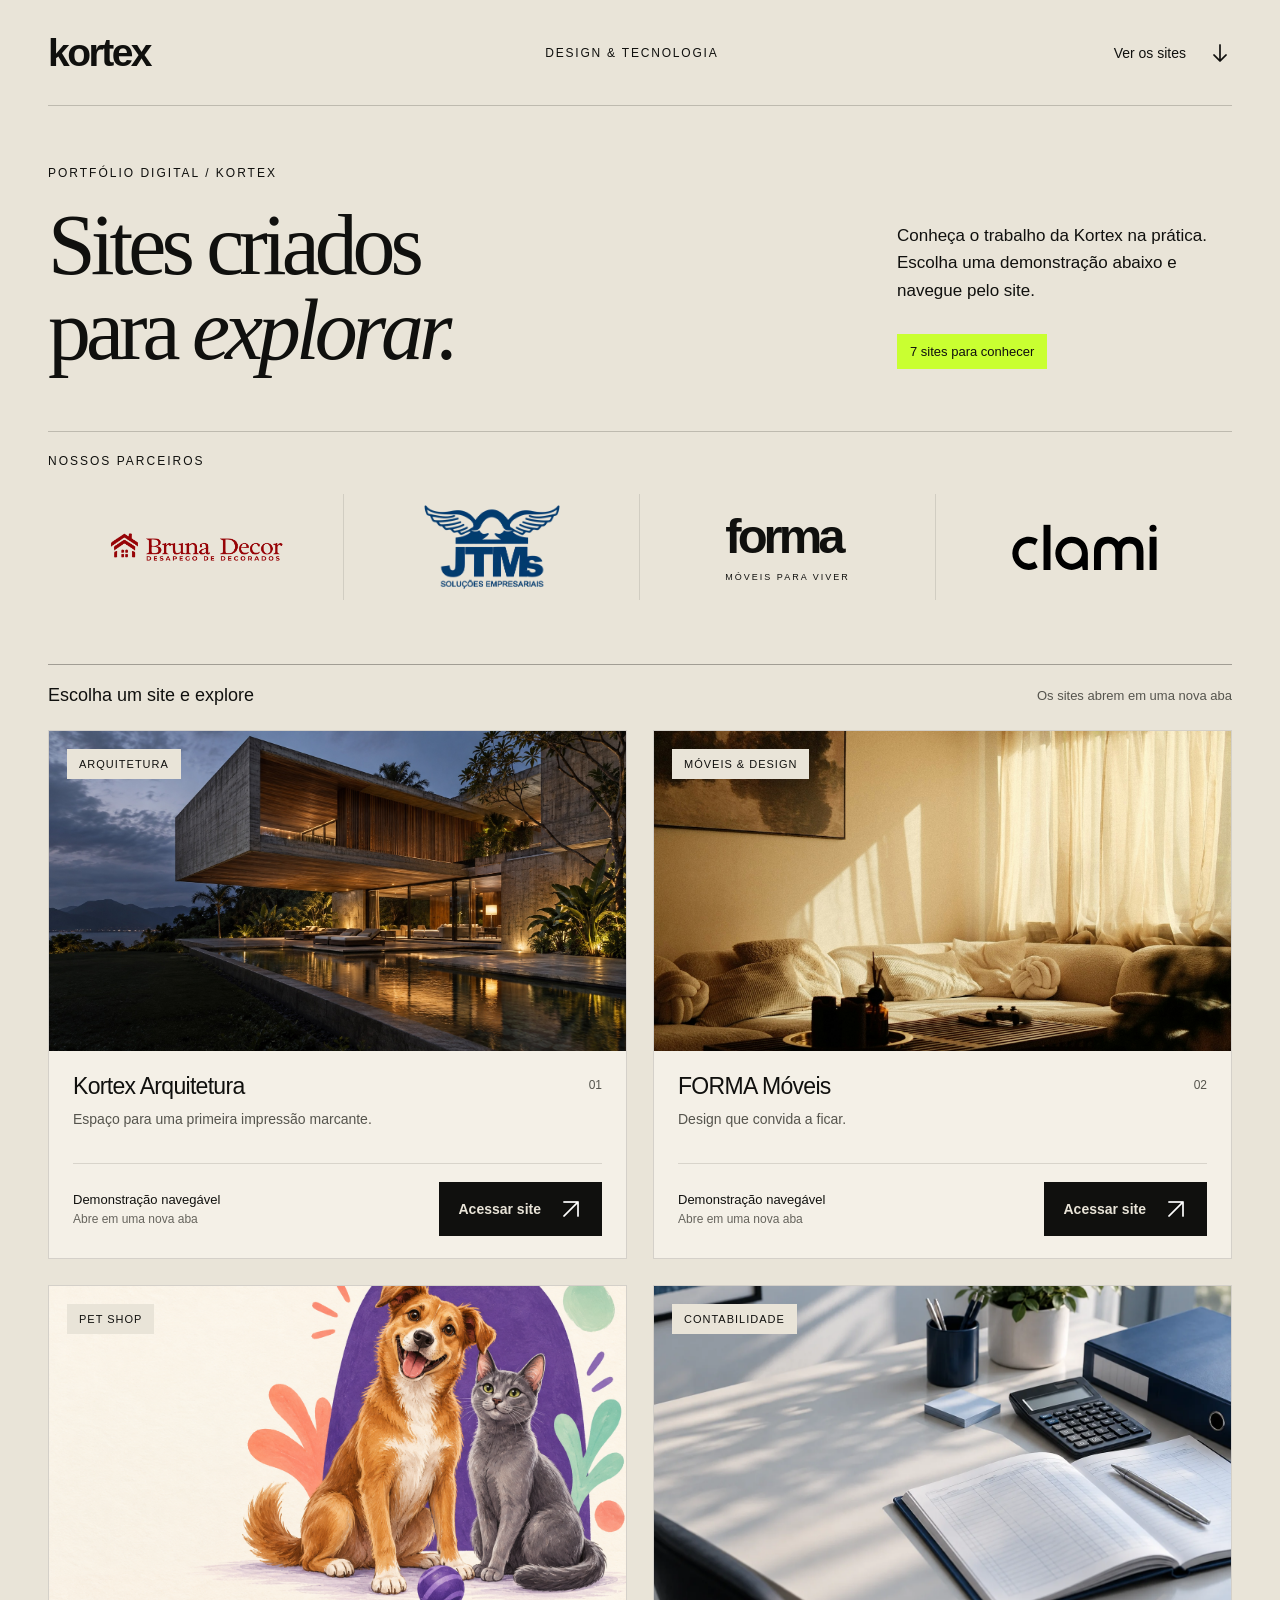
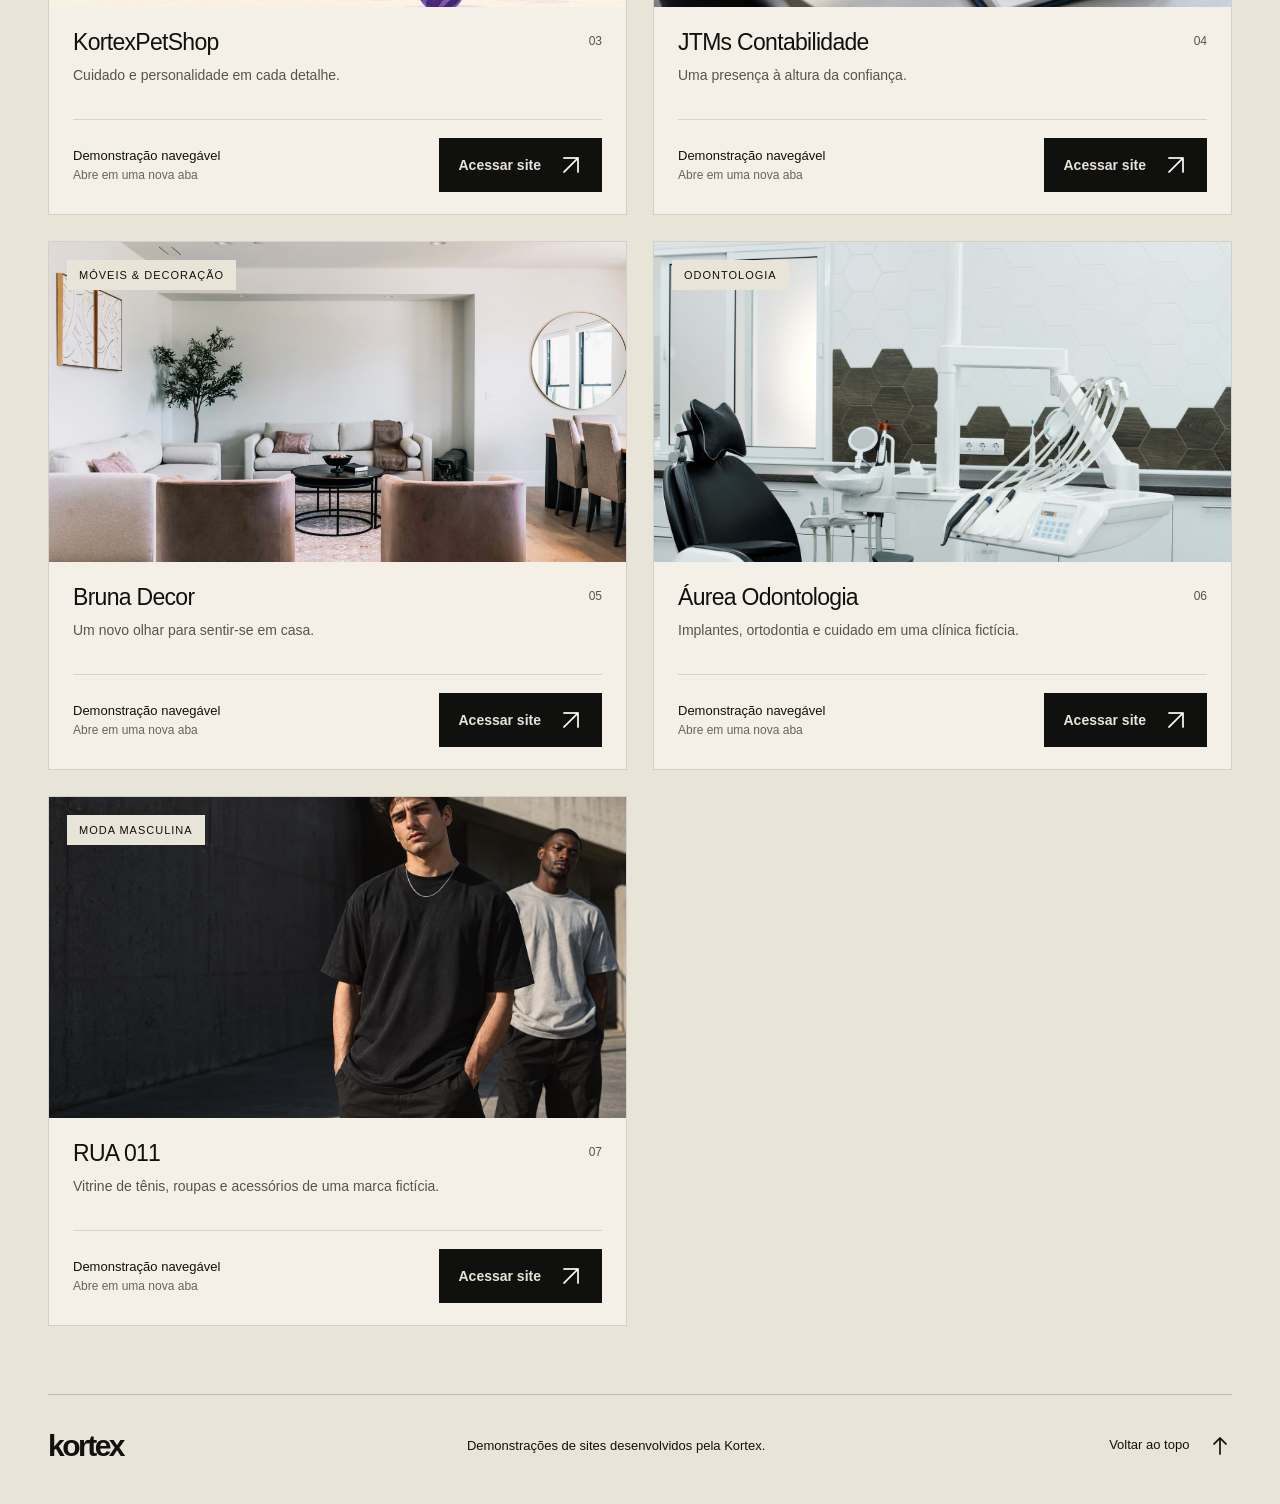
<file: index.html>
<!doctype html>
<html lang="pt-BR">
<head>
<meta charset="utf-8"><meta name="viewport" content="width=device-width,initial-scale=1">
<title>Kortex — Sites em demonstração</title>
<meta name="description" content="Conheça sete demonstrações de sites criados pela Kortex: arquitetura, móveis, pet shop, contabilidade, decoração, odontologia e moda masculina.">
<link rel="icon" type="image/svg+xml" href="data:image/svg+xml,%3Csvg xmlns='http://www.w3.org/2000/svg' viewBox='0 0 40 40'%3E%3Crect width='40' height='40' rx='6' fill='%2310100E'/%3E%3Ctext x='8' y='30' font-family='Arial' font-weight='bold' font-size='29' fill='%23C9FF31'%3EK%3C/text%3E%3C/svg%3E">
<link rel="stylesheet" href="styles.css">
</head>
<body id="top">
<a class="skip" href="#projetos">Ir para os projetos</a>
<header class="wrap"><a class="wordmark" href="#top" aria-label="Kortex, início">kortex</a><span class="header-note">DESIGN & TECNOLOGIA</span><a class="nav" href="#projetos">Ver os sites <img class="ui-icon" src="assets/icons/arrow-down.png" width="24" height="24" alt="" aria-hidden="true"></a></header>
<main class="wrap">
<section class="intro" aria-labelledby="title"><div><p class="eyebrow">PORTFÓLIO DIGITAL / KORTEX</p><h1 id="title">Sites criados<br>para <em>explorar.</em></h1></div><div class="intro-aside"><p>Conheça o trabalho da Kortex na prática. Escolha uma demonstração abaixo e navegue pelo site.</p><span class="selection">7 sites para conhecer</span></div></section>
<section class="partners" aria-labelledby="partners-title"><div class="partners-heading"><h2 id="partners-title">Nossos parceiros</h2><span class="partners-hint">Deslize para conhecer as marcas</span></div><div class="partner-strip" tabindex="0" role="region" aria-label="Logos dos parceiros; deslize horizontalmente para ver todas"><div class="partner-logo"><img src="assets/logo-bruna.png" alt="Bruna Decor" width="180" height="90"></div><div class="partner-logo"><img class="partner-jtms" src="assets/logo-jtms.png" alt="JTMs Soluções Empresariais" width="150" height="94"></div><div class="partner-logo"><span class="forma-signature" aria-label="FORMA Móveis">forma<span>MÓVEIS PARA VIVER</span></span></div><div class="partner-logo"><img class="partner-clami" src="assets/logo-clami.svg" alt="Clami" width="150" height="54"></div></div></section>
<section id="projetos" aria-label="Sites em demonstração"><div class="section-heading"><h2>Escolha um site e explore</h2><span>Os sites abrem em uma nova aba</span></div><div class="grid">
<a class="project" href="https://techkortex.github.io/kortex-arquitetura/" target="_blank" rel="noopener noreferrer" aria-label="Abrir demonstração Kortex Arquitetura em nova aba"><div class="visual"><img src="assets/arquitetura.jpg" alt="Arquitetura residencial contemporânea em meio à natureza" width="1200" height="800" fetchpriority="high"><span class="pill">ARQUITETURA</span></div><div class="project-info"><div><h3>Kortex Arquitetura</h3><p>Espaço para uma primeira impressão marcante.</p></div><span class="number">01</span></div><div class="project-action"><span class="access-note">Demonstração navegável<small>Abre em uma nova aba</small></span><span class="access-button">Acessar site <img class="ui-icon" src="assets/icons/arrow-ne.png" width="24" height="24" alt="" aria-hidden="true"></span></div></a>
<a class="project" href="https://techkortex.github.io/forma-moveis/" target="_blank" rel="noopener noreferrer" aria-label="Abrir demonstração FORMA Móveis em nova aba"><div class="visual"><img src="assets/forma.jpg" alt="Ambiente com móveis de design e tons naturais" width="1200" height="800"><span class="pill">MÓVEIS & DESIGN</span></div><div class="project-info"><div><h3>FORMA Móveis</h3><p>Design que convida a ficar.</p></div><span class="number">02</span></div><div class="project-action"><span class="access-note">Demonstração navegável<small>Abre em uma nova aba</small></span><span class="access-button">Acessar site <img class="ui-icon" src="assets/icons/arrow-ne.png" width="24" height="24" alt="" aria-hidden="true"></span></div></a>
<a class="project" href="https://techkortex.github.io/KortexPetShop/" target="_blank" rel="noopener noreferrer" aria-label="Abrir demonstração KortexPetShop em nova aba"><div class="visual pet"><img src="assets/pet.png" alt="Imagem de apresentação da KortexPetShop" width="1200" height="800" loading="lazy"><span class="pill">PET SHOP</span></div><div class="project-info"><div><h3>KortexPetShop</h3><p>Cuidado e personalidade em cada detalhe.</p></div><span class="number">03</span></div><div class="project-action"><span class="access-note">Demonstração navegável<small>Abre em uma nova aba</small></span><span class="access-button">Acessar site <img class="ui-icon" src="assets/icons/arrow-ne.png" width="24" height="24" alt="" aria-hidden="true"></span></div></a>
<a class="project" href="https://techkortex.github.io/jtms/" target="_blank" rel="noopener noreferrer" aria-label="Abrir demonstração JTMs Contabilidade em nova aba"><div class="visual"><img src="assets/jtms.webp" alt="Escritório apresentado no site da JTMs Contabilidade" width="1200" height="800" loading="lazy"><span class="pill">CONTABILIDADE</span></div><div class="project-info"><div><h3>JTMs Contabilidade</h3><p>Uma presença à altura da confiança.</p></div><span class="number">04</span></div><div class="project-action"><span class="access-note">Demonstração navegável<small>Abre em uma nova aba</small></span><span class="access-button">Acessar site <img class="ui-icon" src="assets/icons/arrow-ne.png" width="24" height="24" alt="" aria-hidden="true"></span></div></a>
<a class="project" href="https://techkortex.github.io/BrunaDecorDemoTeste/" target="_blank" rel="noopener noreferrer" aria-label="Abrir demonstração Bruna Decor em nova aba"><div class="visual"><img src="assets/bruna.webp" alt="Sala de estar com mobiliário e decoração da Bruna Decor" width="1200" height="800" loading="lazy"><span class="pill">MÓVEIS & DECORAÇÃO</span></div><div class="project-info"><div><h3>Bruna Decor</h3><p>Um novo olhar para sentir-se em casa.</p></div><span class="number">05</span></div><div class="project-action"><span class="access-note">Demonstração navegável<small>Abre em uma nova aba</small></span><span class="access-button">Acessar site <img class="ui-icon" src="assets/icons/arrow-ne.png" width="24" height="24" alt="" aria-hidden="true"></span></div></a>
<a class="project" href="aurea-odontologia/" target="_blank" rel="noopener noreferrer" aria-label="Abrir demonstração Áurea Odontologia em nova aba"><div class="visual"><img src="aurea-odontologia/assets/clinica.jpg" alt="Ambiente ilustrativo da demonstração Áurea Odontologia" width="1200" height="800" loading="lazy"><span class="pill">ODONTOLOGIA</span></div><div class="project-info"><div><h3>Áurea Odontologia</h3><p>Implantes, ortodontia e cuidado em uma clínica fictícia.</p></div><span class="number">06</span></div><div class="project-action"><span class="access-note">Demonstração navegável<small>Abre em uma nova aba</small></span><span class="access-button">Acessar site <img class="ui-icon" src="assets/icons/arrow-ne.png" width="24" height="24" alt="" aria-hidden="true"></span></div></a>
<a class="project" href="rua-011/" target="_blank" rel="noopener noreferrer" aria-label="Abrir demonstração RUA 011 em nova aba"><div class="visual"><img src="rua-011/assets/editorial.jpg" alt="Campanha ilustrativa de moda masculina da RUA 011" width="1536" height="1024" loading="lazy"><span class="pill">MODA MASCULINA</span></div><div class="project-info"><div><h3>RUA 011</h3><p>Vitrine de tênis, roupas e acessórios de uma marca fictícia.</p></div><span class="number">07</span></div><div class="project-action"><span class="access-note">Demonstração navegável<small>Abre em uma nova aba</small></span><span class="access-button">Acessar site <img class="ui-icon" src="assets/icons/arrow-ne.png" width="24" height="24" alt="" aria-hidden="true"></span></div></a>
</div></section>
</main>
<footer class="wrap"><a class="wordmark" href="#top">kortex</a><p>Demonstrações de sites desenvolvidos pela Kortex.</p><a href="#top">Voltar ao topo <span aria-hidden="true"><img class="ui-icon" src="assets/icons/arrow-up.png" width="24" height="24" alt="" aria-hidden="true"></span></a></footer>
</body></html>
</file>
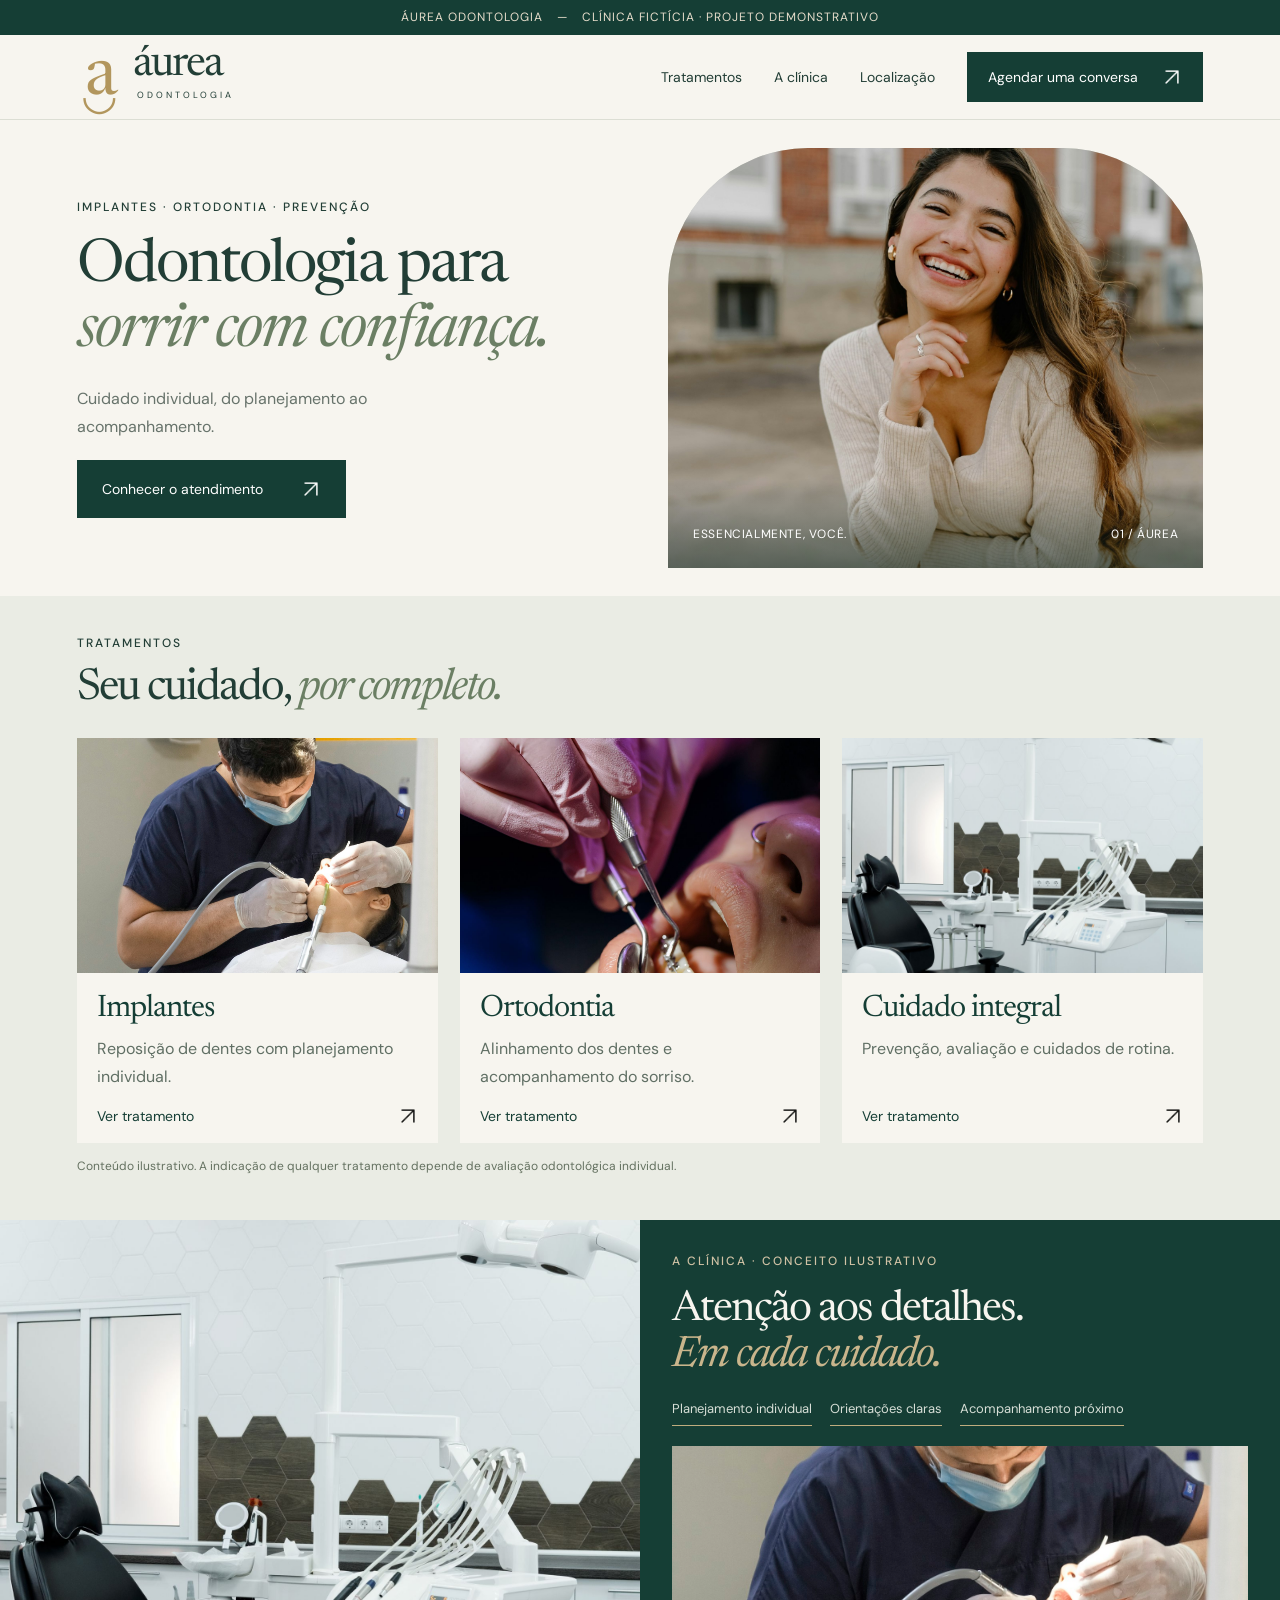
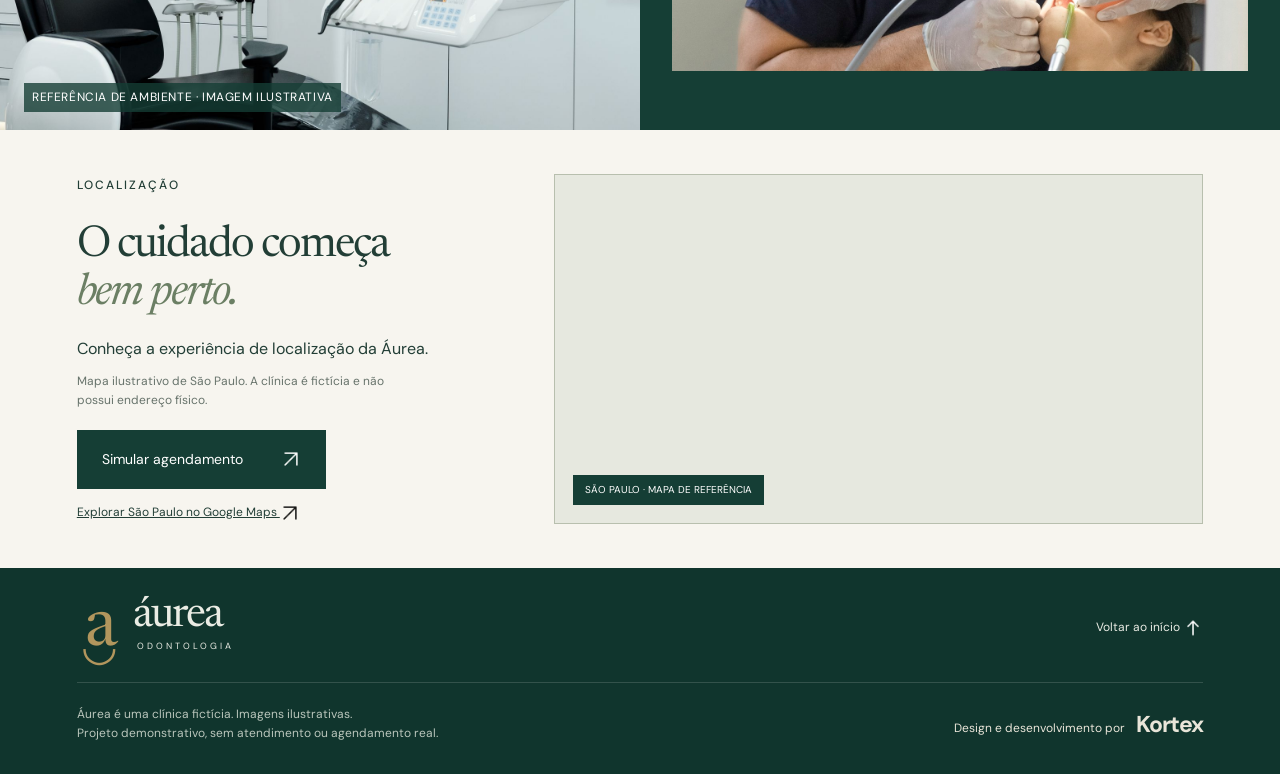
<file: aurea-odontologia/index.html>
<!doctype html><html lang="pt-BR"><head><meta charset="utf-8"><meta name="viewport" content="width=device-width,initial-scale=1"><meta name="description" content="Áurea Odontologia. Um conceito de cuidado com tempo, escuta e naturalidade. Projeto demonstrativo por Kortex."><meta name="theme-color" content="#153e35"><title>Áurea Odontologia — Cuidado que começa em você</title><link rel="icon" href="assets/favicon.svg"><link rel="stylesheet" href="style.css?v=png-fix-2"></head><body>
<div class="demo-bar">ÁUREA ODONTOLOGIA <span>—</span> CLÍNICA FICTÍCIA · PROJETO DEMONSTRATIVO</div>
<header><a class="brand" href="#inicio" aria-label="Áurea Odontologia, início"><span class="brand-symbol" aria-hidden="true">a<span>◡</span></span><span>áurea<small>ODONTOLOGIA</small></span></a><button class="menu-toggle" aria-expanded="false" aria-controls="navigation">Menu <span><img class="ui-icon" src="assets/icons/menu.png" width="24" height="24" alt="" aria-hidden="true"></span></button><nav id="navigation" aria-label="Navegação principal"><a href="#cuidados">Tratamentos</a><a href="#espaco">A clínica</a><a href="#localizacao">Localização</a><button class="button small" data-book>Agendar uma conversa <span><img class="ui-icon" src="assets/icons/arrow-ne.png" width="24" height="24" alt="" aria-hidden="true"></span></button></nav></header>
<main><section class="hero" id="inicio"><div class="hero-copy"><p class="eyebrow">IMPLANTES · ORTODONTIA · PREVENÇÃO</p><h1>Odontologia para <br><em>sorrir com confiança.</em></h1><p class="intro">Cuidado individual, do planejamento ao acompanhamento.</p><button class="button" data-book>Conhecer o atendimento <span><img class="ui-icon" src="assets/icons/arrow-ne.png" width="24" height="24" alt="" aria-hidden="true"></span></button></div><div class="hero-photo"><img src="assets/sorriso.jpg" alt="Retrato ilustrativo de uma mulher com sorriso natural" fetchpriority="high" width="1000" height="1200"><div class="photo-label"><span>ESSENCIALMENTE, VOCÊ.</span><span>01 / ÁUREA</span></div></div></section>

<section class="care section" id="cuidados"><div class="section-heading"><div><p class="eyebrow">TRATAMENTOS</p><h2>Seu cuidado, <em>por completo.</em></h2></div></div><div class="treatments"><button class="treatment" data-treatment="Implantes"><img src="assets/implantes.jpg" alt="Atendimento odontológico ilustrativo" width="700" height="500" loading="lazy"><h3>Implantes</h3><p>Reposição de dentes com planejamento individual.</p><span class="text-link">Ver tratamento <b><img class="ui-icon" src="assets/icons/arrow-ne.png" width="24" height="24" alt="" aria-hidden="true"></b></span></button><button class="treatment" data-treatment="Ortodontia"><img src="assets/ortodontia.jpg" alt="Ortodontia: fotografia ilustrativa" width="700" height="500" loading="lazy"><h3>Ortodontia</h3><p>Alinhamento dos dentes e acompanhamento do sorriso.</p><span class="text-link">Ver tratamento <b><img class="ui-icon" src="assets/icons/arrow-ne.png" width="24" height="24" alt="" aria-hidden="true"></b></span></button><button class="treatment" data-treatment="Cuidado integral"><img src="assets/clinica.jpg" alt="Consultório para cuidado odontológico" width="700" height="500" loading="lazy"><h3>Cuidado integral</h3><p>Prevenção, avaliação e cuidados de rotina.</p><span class="text-link">Ver tratamento <b><img class="ui-icon" src="assets/icons/arrow-ne.png" width="24" height="24" alt="" aria-hidden="true"></b></span></button></div><p class="fine-print">Conteúdo ilustrativo. A indicação de qualquer tratamento depende de avaliação odontológica individual.</p></section>
<section class="space" id="espaco"><div class="space-image"><img src="assets/clinica.jpg" alt="Ambiente odontológico ilustrativo, claro e acolhedor" width="1200" height="1000" loading="lazy"><span>REFERÊNCIA DE AMBIENTE · IMAGEM ILUSTRATIVA</span></div><div class="space-copy"><p class="eyebrow">A CLÍNICA · CONCEITO ILUSTRATIVO</p><h2>Atenção aos detalhes.<br><em>Em cada cuidado.</em></h2><div class="quality"><span>Planejamento individual</span><span>Orientações claras</span><span>Acompanhamento próximo</span></div><img class="space-extra" src="assets/implantes.jpg" alt="Referência ilustrativa de atendimento odontológico" loading="lazy" width="700" height="450"></div></section>
<section class="location section" id="localizacao"><div class="location-copy"><p class="eyebrow">LOCALIZAÇÃO</p><h2>O cuidado começa<br><em>bem perto.</em></h2><p>Conheça a experiência de localização da Áurea.</p><small>Mapa ilustrativo de São Paulo. A clínica é fictícia e não possui endereço físico.</small><button class="button" data-book>Simular agendamento <span><img class="ui-icon" src="assets/icons/arrow-ne.png" width="24" height="24" alt="" aria-hidden="true"></span></button><a class="map-link" href="https://www.google.com/maps/search/?api=1&query=S%C3%A3o+Paulo" target="_blank" rel="noopener noreferrer">Explorar São Paulo no Google Maps <img class="ui-icon" src="assets/icons/arrow-ne.png" width="24" height="24" alt="" aria-hidden="true"></a></div><div class="map-frame"><iframe title="Google Maps — São Paulo, referência ilustrativa sem endereço da clínica" src="https://maps.google.com/maps?q=Sao%20Paulo%20Brasil&amp;z=12&amp;output=embed" loading="lazy" referrerpolicy="no-referrer-when-downgrade" allowfullscreen></iframe><span class="map-caption">SÃO PAULO · MAPA DE REFERÊNCIA</span></div></section></main>
<footer><div class="footer-top"><a class="brand light" href="#inicio"><span class="brand-symbol" aria-hidden="true">a<span>◡</span></span><span>áurea<small>ODONTOLOGIA</small></span></a><p>Cuidado que respeita<br>a sua essência.</p><a href="#inicio">Voltar ao início <img class="ui-icon" src="assets/icons/arrow-up.png" width="24" height="24" alt="" aria-hidden="true"></a></div><div class="footer-bottom"><p>Áurea é uma clínica fictícia. Imagens ilustrativas.<br>Projeto demonstrativo, sem atendimento ou agendamento real.</p><p class="credit">Design e desenvolvimento por <strong>Kortex</strong></p></div></footer>
<dialog id="booking" aria-labelledby="dialog-title"><button class="close" aria-label="Fechar janela"><img class="ui-icon" src="assets/icons/close.png" width="24" height="24" alt="" aria-hidden="true"></button><p class="eyebrow">EXPERIÊNCIA DEMONSTRATIVA</p><h2 id="dialog-title">O primeiro passo<br>é <em>conversar.</em></h2><p>Escolha um assunto para visualizar a mensagem de primeiro contato. Nenhum dado será enviado.</p><label for="interest">Sobre o que você gostaria de conversar?</label><select id="interest"><option>Primeira consulta</option><option>Implantes</option><option>Ortodontia</option><option>Cuidado integral</option></select><div class="message-preview"><span>PRÉVIA DA MENSAGEM PARA WHATSAPP</span><p id="message"></p></div><button class="button" id="simulate">Simular próximo passo <span><img class="ui-icon" src="assets/icons/arrow-ne.png" width="24" height="24" alt="" aria-hidden="true"></span></button><p id="status" role="status"></p><small>Não há um número de WhatsApp vinculado a esta demonstração.</small></dialog>
<dialog id="detail" aria-labelledby="detail-title"><button class="close" aria-label="Fechar janela"><img class="ui-icon" src="assets/icons/close.png" width="24" height="24" alt="" aria-hidden="true"></button><p class="eyebrow">CUIDADOS ÁUREA</p><h2 id="detail-title"></h2><p id="detail-copy"></p><p class="detail-note">Em uma clínica real, a consulta é o momento de avaliar seu caso, esclarecer dúvidas e definir possibilidades. Esta página não oferece diagnóstico ou indicação individual.</p><button class="button" id="detail-book">Conversar sobre este cuidado <span><img class="ui-icon" src="assets/icons/arrow-ne.png" width="24" height="24" alt="" aria-hidden="true"></span></button></dialog><script src="app.js"></script></body></html>
</file>
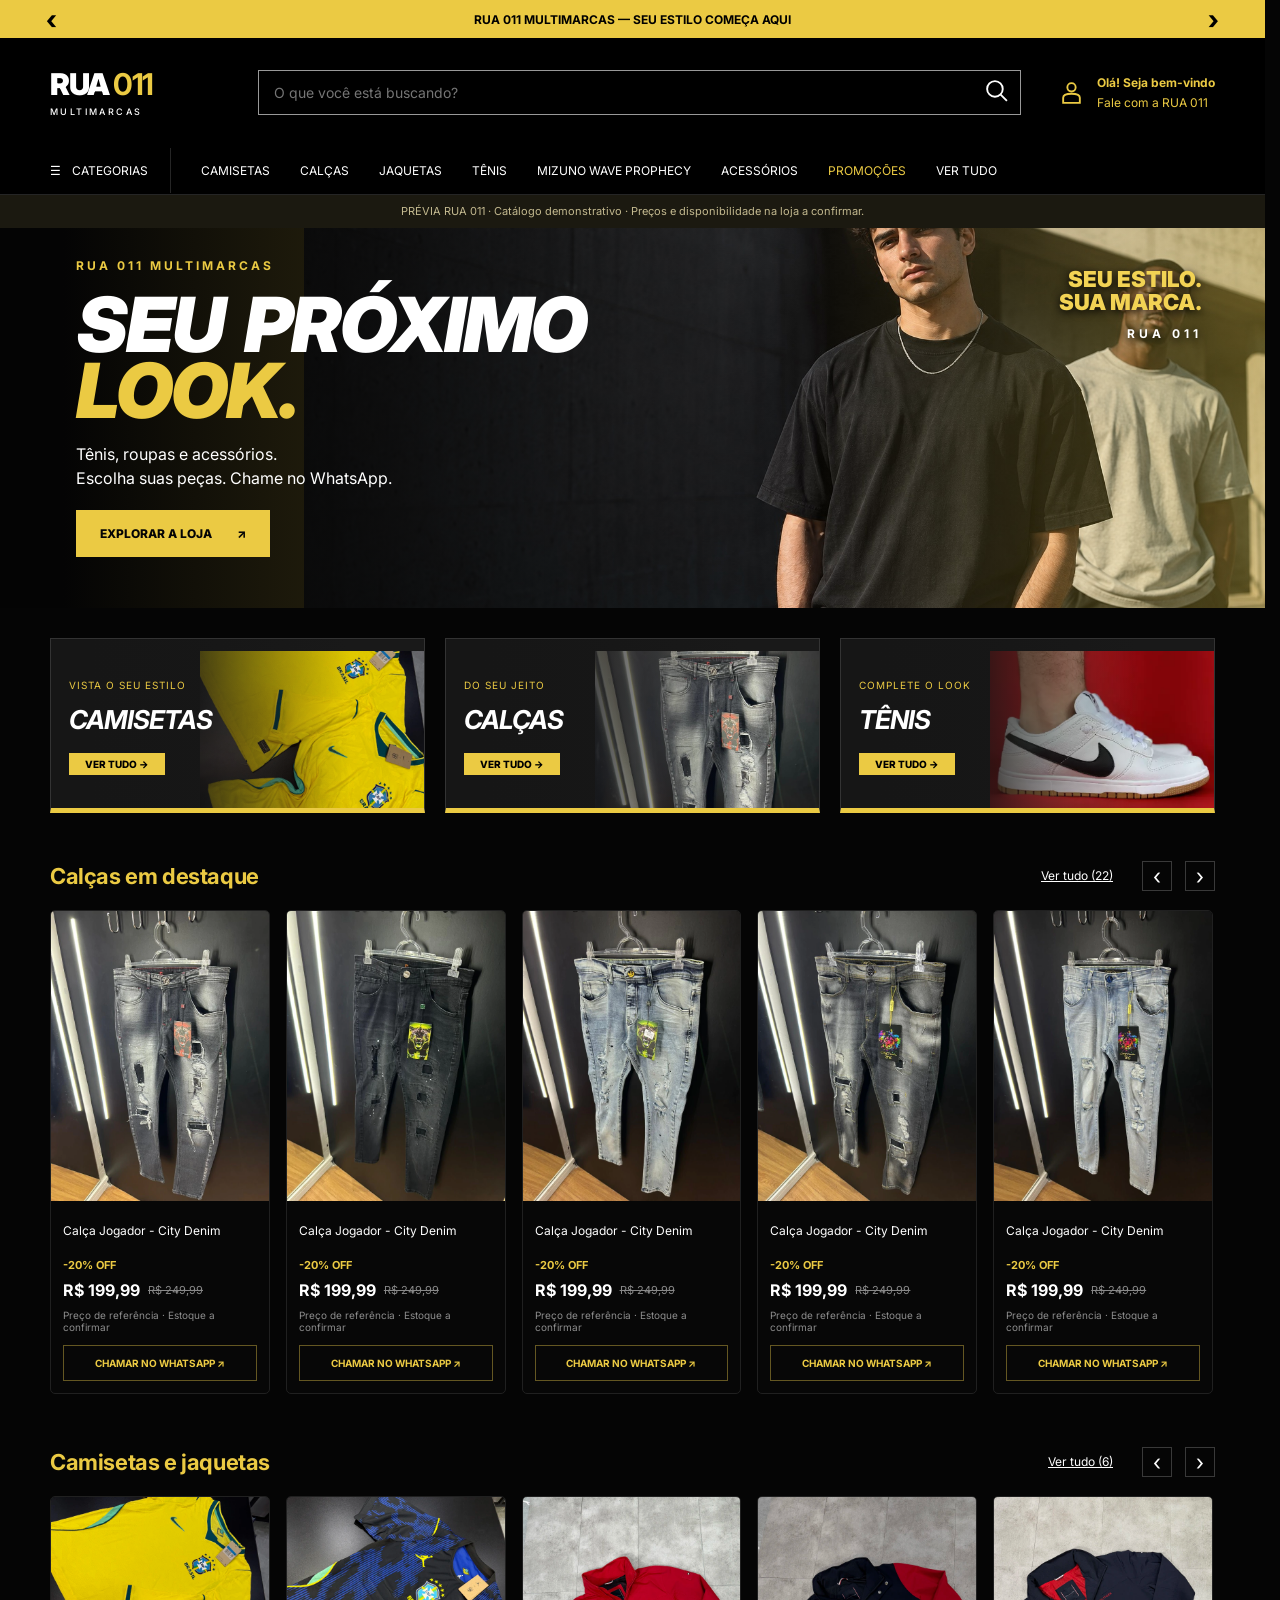
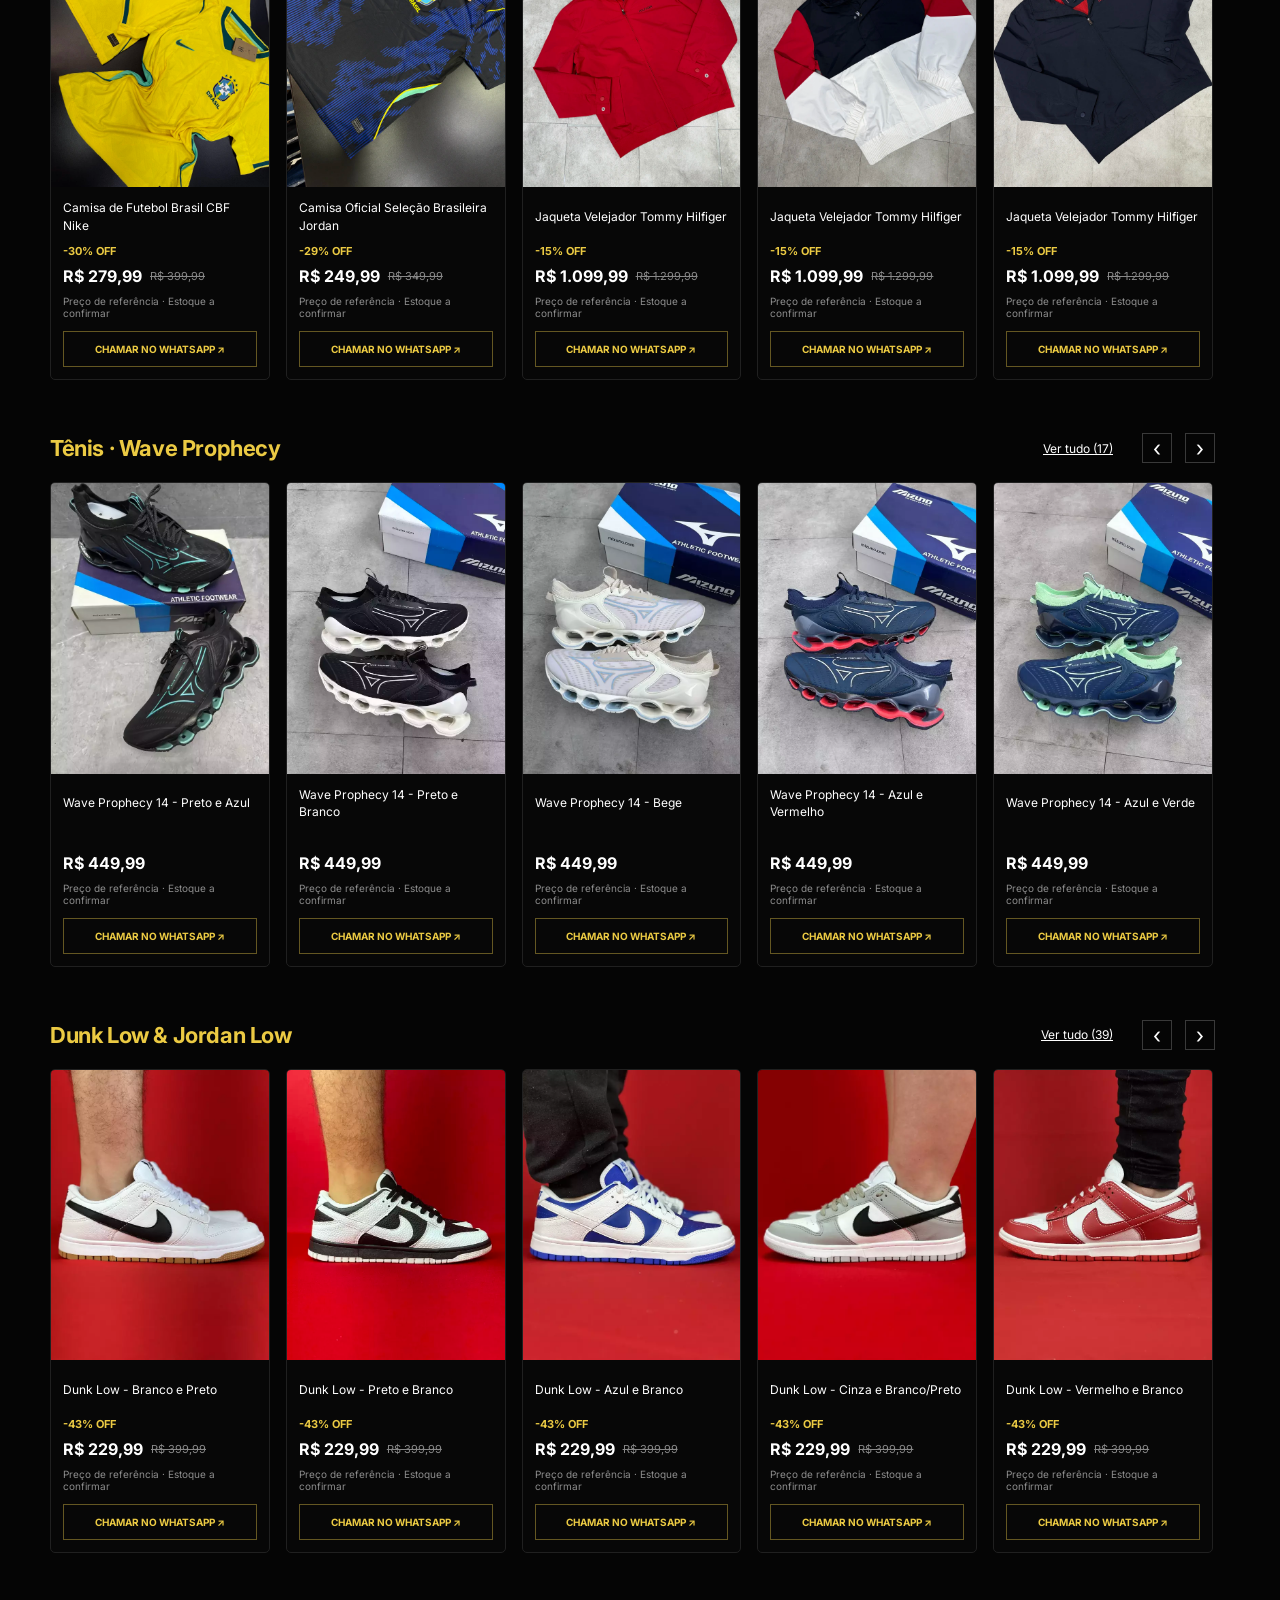
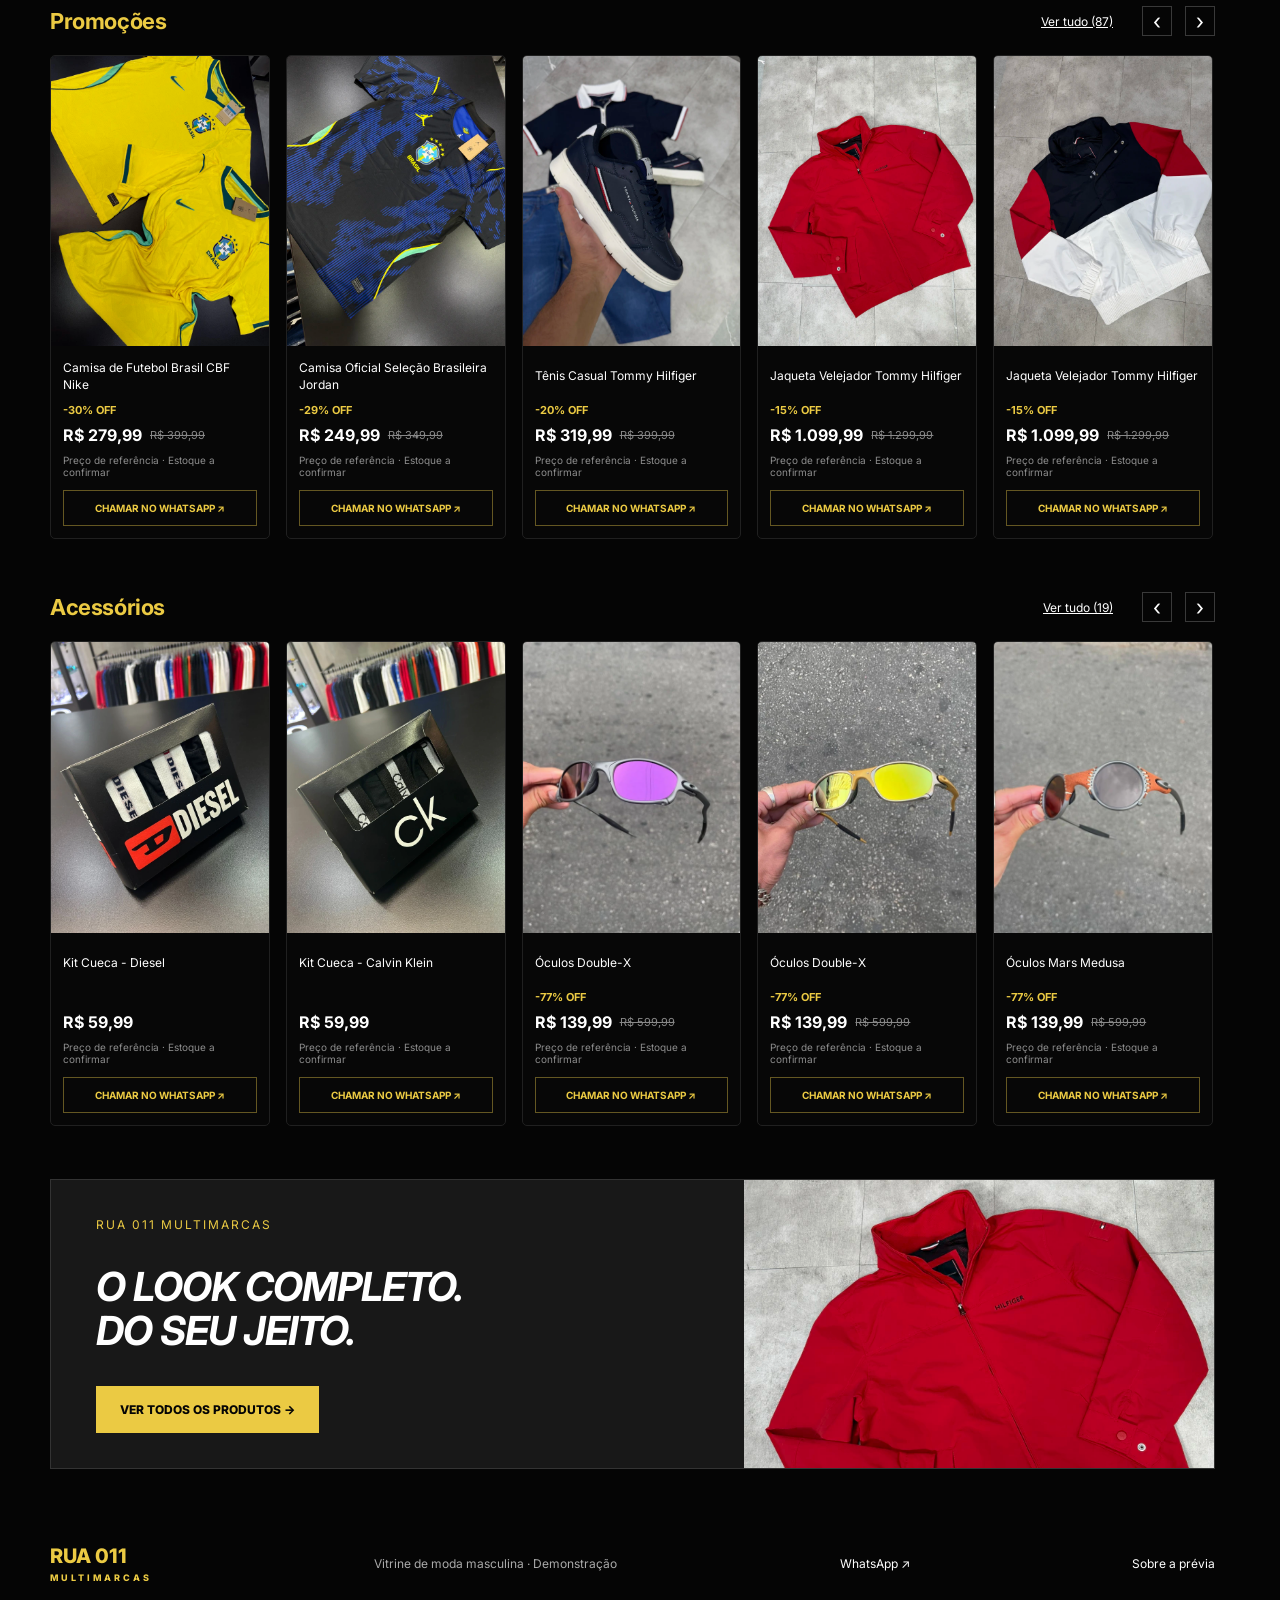
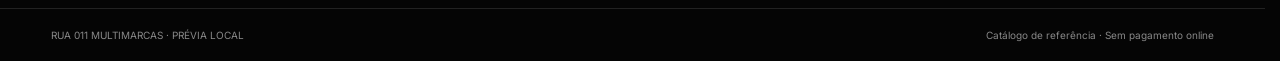
<file: rua-011/index.html>
<!doctype html><html lang="pt-BR"><head><meta charset="utf-8"><meta name="viewport" content="width=device-width,initial-scale=1"><meta name="theme-color" content="#000"><title>RUA 011 Multimarcas | Roupas, tênis e acessórios</title><meta name="description" content="Conheça a vitrine demonstrativa RUA 011: moda masculina, calças, camisetas, tênis e acessórios."><link rel="stylesheet" href="style.css?v=4"><link rel="stylesheet" href="mobile.css?v=2"></head><body>
<div class="topbar"><button id="top-prev" aria-label="Mensagem anterior">‹</button><span id="top-message">RUA 011 MULTIMARCAS — SEU ESTILO COMEÇA AQUI</span><button id="top-next" aria-label="Próxima mensagem">›</button></div>
<header><div class="header-main wrap"><a href="#inicio" class="logo" aria-label="RUA 011 início"><span class="wordmark">RUA <b>011</b><small>MULTIMARCAS</small></span></a><form id="search" role="search"><input type="search" id="search-input" placeholder="O que você está buscando?" aria-label="Buscar produtos"><button aria-label="Buscar" type="submit"><svg viewBox="0 0 24 24"><circle cx="10.5" cy="10.5" r="7.5"/><path d="m16 16 6 6"/></svg></button></form><a href="#contato-demonstracao" target="_blank" rel="noopener" class="customer" aria-label="Chamar a RUA 011 no WhatsApp"><svg viewBox="0 0 24 24"><circle cx="12" cy="7" r="4"/><path d="M4 22v-5c0-5 16-5 16 0v5z"/></svg><span><b>Olá! Seja bem-vindo</b><small>Fale com a RUA 011</small></span></a></div>
<nav class="wrap navigation" aria-label="Categorias"><button data-filter="Todos" class="all-categories">☰ <span>CATEGORIAS</span></button><button data-filter="Camisetas">CAMISETAS</button><button data-filter="Calças">CALÇAS</button><button data-filter="Jaquetas">JAQUETAS</button><button data-filter="Tênis">TÊNIS</button><button data-filter="Wave Prophecy">MIZUNO WAVE PROPHECY</button><button data-filter="Acessórios">ACESSÓRIOS</button><button data-filter="Promoções" class="promo-nav">PROMOÇÕES</button><button data-filter="Todos">VER TUDO</button></nav></header>
<main id="inicio"><div class="preview-notice">PRÉVIA RUA 011 · Catálogo demonstrativo · Preços e disponibilidade na loja a confirmar.</div>
<div id="home"><section class="hero" aria-label="Moda masculina RUA 011"><img src="assets/editorial.jpg" alt="Moda masculina — imagem de campanha ilustrativa"><div class="hero-copy"><span>RUA 011 MULTIMARCAS</span><h1>SEU PRÓXIMO<br><em>LOOK.</em></h1><p>Tênis, roupas e acessórios.<br>Escolha suas peças. Chame no WhatsApp.</p><button class="gold-button" data-filter="Todos">EXPLORAR A LOJA <span>↗</span></button></div><div class="hero-side">SEU ESTILO.<br>SUA MARCA.<strong>RUA 011</strong></div></section>
<section class="category-banners wrap" aria-label="Explore por categoria"><button data-filter="Camisetas" class="category-banner"><img id="banner-shirts" alt="Camisetas do catálogo de referência"><div><small>VISTA O SEU ESTILO</small><h2>CAMISETAS</h2><span>VER TUDO →</span></div></button><button data-filter="Calças" class="category-banner"><img id="banner-pants" alt="Calças do catálogo de referência"><div><small>DO SEU JEITO</small><h2>CALÇAS</h2><span>VER TUDO →</span></div></button><button data-filter="Tênis" class="category-banner"><img id="banner-shoes" alt="Tênis do catálogo de referência"><div><small>COMPLETE O LOOK</small><h2>TÊNIS</h2><span>VER TUDO →</span></div></button></section>
<div id="shelves" class="wrap"></div>
<section class="collection-band wrap"><div><span>RUA 011 MULTIMARCAS</span><h2>O LOOK COMPLETO.<br>DO SEU JEITO.</h2><button class="gold-button" data-filter="Todos">VER TODOS OS PRODUTOS →</button></div><img id="band-product" alt="Jaqueta do catálogo de referência" loading="lazy"></section>
</div>
<section id="results" class="wrap results" hidden><div class="breadcrumb"><button id="back-home">Início</button><span>/</span><span id="breadcrumb-label">Produtos</span></div><div class="results-head"><div><h1 id="results-title">Todos os produtos</h1><p id="result-count" aria-live="polite"></p></div><label>Ordenar por <select id="sort"><option value="default">Destaques</option><option value="price-asc">Menor preço</option><option value="price-desc">Maior preço</option><option value="name">Nome: A–Z</option></select></label></div><div id="filter-chips" class="filter-chips"></div><div id="results-grid" class="product-grid"></div><div id="empty-results" hidden><h2>Nenhum produto encontrado.</h2><p>Tente buscar por camiseta, calça, tênis ou acessórios.</p><button class="gold-button" data-filter="Todos">Ver todos os produtos</button></div></section>
</main>
<footer class="wrap compact-footer"><a class="footer-sign" href="#inicio">RUA 011 <small>MULTIMARCAS</small></a><p>Vitrine de moda masculina · Demonstração</p><a href="#contato-demonstracao" target="_blank" rel="noopener">WhatsApp ↗</a><button id="about-preview">Sobre a prévia</button></footer><div class="bottom">RUA 011 MULTIMARCAS · PRÉVIA LOCAL <span>Catálogo de referência · Sem pagamento online</span></div>
<dialog id="product-dialog" aria-labelledby="product-title"><button class="close" data-close="product-dialog" aria-label="Fechar produto">×</button><div id="product-content"></div></dialog>

<dialog id="info-dialog" aria-labelledby="info-title"><button class="close" data-close="info-dialog" aria-label="Fechar informações">×</button><h2 id="info-title">Sobre esta prévia</h2><p>RUA 011 é uma marca fictícia utilizada nesta demonstração. As fotos, os nomes e os preços dos produtos compõem um catálogo de referência para avaliação da vitrine.</p><p>As peças, os tamanhos, os preços, os descontos e a disponibilidade ainda não estão confirmados para a RUA 011. O WhatsApp ainda não está configurado nesta demonstração. Nenhuma compra ou pagamento é processado.</p></dialog><div id="toast" role="status" aria-live="polite"></div>
<script src="config.js"></script><script src="catalog.js"></script><script src="script.js?v=4"></script></body></html>
</file>
<file: styles.css>
:root{--ink:#10100e;--paper:#e9e4d8;--sand:#cbbd9e;--signal:#c9ff31}*{box-sizing:border-box}html{scroll-behavior:smooth;scroll-padding-top:24px}body{margin:0;background:var(--paper);color:var(--ink);font-family:Arial,Helvetica,sans-serif;-webkit-font-smoothing:antialiased}a{color:inherit;text-decoration:none}a:focus-visible{outline:3px solid #527500;outline-offset:6px}.wrap{width:min(1280px,calc(100% - 96px));margin-inline:auto}header{height:106px;display:flex;align-items:center;justify-content:space-between;border-bottom:1px solid #10100e33}.wordmark{font-size:39px;font-weight:800;letter-spacing:-2.5px;line-height:1}.wordmark span{display:inline-block;vertical-align:top;font-size:13px;letter-spacing:0;margin:4px 0 0 5px}.header-note{font-size:12px;letter-spacing:1.8px}.nav{display:flex;gap:22px;align-items:center;font-size:14px}svg{width:20px;height:20px;fill:none;stroke:currentColor;stroke-width:1.5}.intro{display:flex;justify-content:space-between;align-items:end;padding:60px 0 57px;gap:32px}.eyebrow{font-size:12px;letter-spacing:2px;margin:0 0 24px}h1{font-family:Georgia,'Times New Roman',serif;font-weight:400;font-size:clamp(54px,6.7vw,94px);letter-spacing:-5px;line-height:.99;margin:0}h1 em{font-weight:400}.intro-aside{padding-bottom:5px;min-width:270px}.intro-aside p{font-size:17px;line-height:1.6;margin:0 0 30px}.selection{font-size:12px;background:var(--signal);padding:10px 13px;display:inline-block}.section-heading{border-top:1px solid #10100e55;display:flex;align-items:center;justify-content:space-between;padding:20px 0 24px}.section-heading h2{font-size:14px;font-weight:400;margin:0}.section-heading span{font-size:12px}.grid{display:grid;grid-template-columns:1fr 1fr;gap:46px 26px}.project{min-width:0;display:block}.visual{position:relative;overflow:hidden;aspect-ratio:1.48;background:var(--sand)}.visual img{display:block;width:100%;height:100%;object-fit:cover;transition:transform .65s cubic-bezier(.2,.7,.2,1)}.pill{position:absolute;top:18px;left:18px;background:var(--paper);padding:9px 12px;font-size:11px;letter-spacing:1px}.visit{position:absolute;right:16px;bottom:16px;background:var(--ink);color:var(--paper);display:flex;align-items:center;gap:28px;padding:13px 16px;font-size:13px;transition:background .2s,color .2s}.project:hover .visit,.project:focus-visible .visit{background:var(--signal);color:var(--ink)}.project:hover img{transform:scale(1.035)}.project-info{display:flex;justify-content:space-between;gap:16px;padding-top:18px}h3{font-size:23px;font-weight:500;letter-spacing:-.7px;margin:0 0 8px}.project-info p{font-size:14px;line-height:1.5;color:#55544d;margin:0}.number{font-size:12px;margin-top:5px;color:#55544d}.last{grid-column:1/-1;display:grid;grid-template-columns:1.4fr 1fr;background:var(--ink);color:var(--paper)}.last .visual{aspect-ratio:1.7}.last .project-info{padding:32px;align-items:end}.last h3{font-family:Georgia,serif;font-size:42px}.last .project-info p,.last .number{color:var(--paper)}.last .pill{color:var(--ink)}.last .number{align-self:start}footer{border-top:1px solid #10100e33;margin-top:68px!important;padding:30px 0 38px;display:flex;justify-content:space-between;align-items:center;gap:20px}footer .wordmark{font-size:30px}footer p,footer>a:last-child{font-size:13px}footer>a:last-child span{margin-left:15px}.skip{position:fixed;top:-100px;left:20px;background:var(--signal);padding:14px;z-index:10}.skip:focus{top:20px}@media(min-width:1500px){.intro{padding-block:75px}}@media(max-width:800px){.wrap{width:calc(100% - 40px)}header{height:84px}.header-note{display:none}.intro{padding:40px 0;gap:22px}h1{font-size:64px;letter-spacing:-3px}.intro-aside{min-width:0}.intro-aside p{font-size:14px}.grid{gap:32px 18px}.visual{aspect-ratio:1.2}.last h3{font-size:32px}.last .project-info{padding:22px}.pill{top:12px;left:12px;font-size:10px}.visit{right:12px;bottom:12px;gap:12px}footer p{max-width:180px;line-height:1.5}}@media(max-width:560px){.wordmark{font-size:34px}.nav{gap:12px;font-size:13px}.intro{display:block;padding:36px 0}.eyebrow{font-size:11px;margin-bottom:22px}h1{font-size:clamp(52px,12vw,68px);letter-spacing:-3px}.intro-aside{margin-top:24px;display:flex;gap:20px;align-items:end;justify-content:space-between}.intro-aside p{font-size:14px;line-height:1.5;margin:0}.intro-aside p br{display:none}.selection{max-width:125px;flex-shrink:0;line-height:1.4;padding:9px 10px}.grid{grid-template-columns:1fr;gap:32px}.visual{aspect-ratio:1.35}.project-info{padding-top:14px}h3{font-size:23px}.last{grid-column:auto;display:block}.last .visual{aspect-ratio:1.35}.last .project-info{padding:20px}.last h3{font-family:Arial,sans-serif;font-size:23px}footer{margin-top:42px!important;flex-wrap:wrap;padding-bottom:28px}footer p{order:3;max-width:none;width:100%;margin:0;font-size:12px}}@media(prefers-reduced-motion:reduce){html{scroll-behavior:auto}*{transition:none!important}}
@media(max-width:560px){.intro-aside{display:block}.intro-aside p{max-width:310px}.intro-aside p br::after{content:' '}.selection{max-width:none;margin-top:16px}}@media(max-width:360px){h1{font-size:46px;letter-spacing:-2.5px}.intro-aside p{font-size:15px}}

/* Vitrine com acesso explícito às demonstrações. */
.intro-aside{max-width:335px}.intro-aside p{font-size:17px}.section-heading h2{font-size:18px;font-weight:500}.section-heading>span{font-size:13px;color:#55544d}.project{background:#f4f0e7;border:1px solid #10100e24;transition:border-color .2s,box-shadow .2s}.project:hover{border-color:#10100e66;box-shadow:0 10px 26px #10100e0c}.visual{aspect-ratio:1.8}.project-info{padding:22px 24px 20px}.project-action{margin:0 24px;padding:18px 0 22px;border-top:1px solid #10100e20;display:flex;align-items:center;justify-content:space-between;gap:16px}.access-note{font-size:13px}.access-note small{display:block;font-size:12px;color:#66645d;margin-top:5px}.access-button{display:flex;gap:18px;align-items:center;justify-content:center;background:var(--ink);color:var(--paper);padding:15px 19px;font-size:14px;font-weight:600;white-space:nowrap;transition:background .2s,color .2s}.project:hover .access-button,.project:focus-visible .access-button{background:var(--signal);color:var(--ink)}.selection{font-size:13px}
@media(max-width:800px){.intro{align-items:center}h1{font-size:58px}.intro-aside{max-width:260px}.project-info{padding:18px}.project-action{margin-inline:18px;flex-wrap:wrap}.access-button{width:100%}.section-heading{gap:20px}}
@media(max-width:560px){.intro-aside{max-width:none}.intro-aside p{max-width:none;font-size:16px}.section-heading{display:block}.section-heading>span{display:block;margin-top:8px}.project-action{flex-wrap:nowrap;gap:10px}.access-button{width:auto;padding:15px;gap:12px}.access-note{font-size:12px}.access-note small{font-size:12px}.intro{padding-block:32px}h1{font-size:clamp(44px,11.5vw,62px)}}
@media(max-width:360px){.project-action{flex-wrap:wrap}.access-button{width:100%}.access-note small{display:inline;margin-left:6px}.project-info{gap:8px}h3{font-size:22px}}

.partners{border-top:1px solid #10100e33;margin:0 0 38px;padding-top:22px}.partners-heading{display:flex;align-items:center;justify-content:space-between;gap:16px}.partners-heading h2{font-size:12px;letter-spacing:2px;font-weight:400;text-transform:uppercase;margin:0}.partners-hint{display:none;font-size:12px;color:#55544d}.partner-strip{display:flex;align-items:center;padding:26px 0;overflow-x:auto;scroll-snap-type:x proximity;scrollbar-width:thin;scrollbar-color:#9c9585 transparent}.partner-logo{flex:1 0 23%;min-width:150px;height:106px;display:flex;align-items:center;justify-content:center;scroll-snap-align:start;border-right:1px solid #10100e1c;padding:8px 25px}.partner-logo:last-child{border:0}.partner-logo img{display:block;max-width:180px;width:100%;height:86px;object-fit:contain;mix-blend-mode:multiply}.partner-logo img.partner-jtms{max-width:142px;height:94px}.partner-logo img.partner-clami{max-width:145px;height:54px}.forma-signature{font-family:Arial,Helvetica,sans-serif;font-size:49px;font-weight:800;letter-spacing:-4px;line-height:1}.forma-signature>span{display:block;font-size:9px;letter-spacing:2px;font-weight:400;margin-top:12px;text-align:center}.partner-strip:focus-visible{outline:2px solid #527500;outline-offset:5px}@media(max-width:560px){.partners{margin-bottom:24px;padding-top:20px}.partners-heading{align-items:start;flex-direction:column;gap:8px}.partners-hint{display:block}.partner-strip{padding-block:20px}.partner-logo{flex:0 0 170px;padding-inline:20px}.partner-logo img{max-width:145px}.partner-logo img.partner-jtms{max-width:130px}.forma-signature{font-size:45px}}

/* Cards uniformes, sem destaque automático baseado na posição. */
.grid{grid-template-columns:repeat(2,minmax(0,1fr));align-items:stretch;gap:26px}
.project{display:flex;flex-direction:column;min-width:0;height:100%}
.project .visual{flex:none;aspect-ratio:1.8;height:auto;width:100%}
.project .project-info{flex:1;align-items:flex-start;min-height:112px}
.project h3{font-family:Arial,Helvetica,sans-serif;font-size:23px;line-height:1.2}
.project .project-action{flex:none;margin-top:auto;min-height:95px}
@media(max-width:800px) and (min-width:561px){.project .project-info{min-height:135px}.project .project-action{flex-direction:column;align-items:stretch;gap:14px;min-height:155px}}
@media(max-width:560px){.grid{grid-template-columns:minmax(0,1fr);gap:22px}.project .project-info{min-height:0}.project .project-action{min-height:95px}}

/* Ícones PNG com dimensão estável e contraste nos botões. */
.ui-icon{display:inline-block!important;width:24px!important;height:24px!important;min-width:24px;object-fit:contain;vertical-align:middle;transform:none!important;flex-shrink:0}.access-button .ui-icon,.button .ui-icon,footer .ui-icon{filter:brightness(0) invert(1)}.project:hover .access-button .ui-icon,.project:focus-visible .access-button .ui-icon{filter:none}.menu-toggle .ui-icon{width:22px!important;height:22px!important}.close .ui-icon{width:20px!important;height:20px!important}
footer .ui-icon{filter:none}
</file>
<file: aurea-odontologia/style.css>
@import url('https://fonts.googleapis.com/css2?family=DM+Sans:wght@400;500;600&family=Manrope:wght@400;500;600&family=Newsreader:ital,wght@0,400;0,500;1,400&display=swap');
:root{--green:#153e35;--ivory:#f7f5ef;--champagne:#c9b58c;--ink:#223e36;--muted:#67736b}*{box-sizing:border-box}html{scroll-behavior:smooth;scroll-padding-top:100px}body{margin:0;background:var(--ivory);color:var(--ink);font-family:'DM Sans',sans-serif;font-size:16px;line-height:1.6}button,a,select{-webkit-tap-highlight-color:transparent}a{color:inherit;text-decoration:none}button,select{font:inherit}button{cursor:pointer}button:focus-visible,a:focus-visible,select:focus-visible{outline:3px solid #a98442;outline-offset:5px}.demo-bar{text-align:center;background:var(--green);color:#e6ddcb;font-size:10px;letter-spacing:1.8px;padding:8px 16px}.demo-bar span{margin:0 10px}header{height:106px;padding:0 6%;display:flex;align-items:center;justify-content:space-between;border-bottom:1px solid #dcded4}.brand{display:flex;align-items:center;gap:14px;font-family:'Newsreader',Georgia,serif;font-size:43px;line-height:.85;letter-spacing:-2px}.brand small{display:block;font-family:'DM Sans',sans-serif;font-size:9px;letter-spacing:3px;line-height:2.6;margin-left:4px}.brand-symbol{font-family:Georgia,serif;font-size:49px;border:1px solid var(--champagne);width:54px;height:63px;border-radius:50% 50% 0 0;text-align:center;line-height:1.24;font-weight:400;letter-spacing:-5px;padding-right:5px;color:#ad9360}nav{display:flex;align-items:center;gap:32px;font-size:13px}nav a:hover{color:#8d713f}.button{border:1px solid var(--green);background:var(--green);color:white;display:inline-flex;align-items:center;justify-content:space-between;gap:38px;padding:17px 24px;font-size:14px;transition:background .2s,transform .2s}.button:hover{background:#275c4f;transform:translateY(-2px)}.button span{font-size:22px;line-height:1}.button.small{padding:13px 20px;font-size:12px;gap:24px}.menu-toggle{display:none}.hero{position:relative;display:grid;grid-template-columns:1fr 1fr;min-height:690px;padding:36px 4% 58px 8%;gap:4%}.hero-copy{padding:45px 0 30px}.eyebrow{font-size:11px;letter-spacing:2px;font-weight:500;margin:0 0 28px}h1,h2,h3{font-family:'Newsreader',Georgia,serif;font-weight:400;letter-spacing:-2px;line-height:1.08;margin:0}h1{font-size:clamp(58px,5.6vw,87px)}em{font-weight:400;color:#6b7f64}h1 em{white-space:nowrap}h2{font-size:clamp(39px,4vw,59px)}h3{font-size:34px;letter-spacing:-1px}.intro{color:var(--muted);margin:25px 0 26px;font-size:16px;line-height:1.7}.hero-note{font-size:11px;color:var(--muted);margin-top:20px}.hero-photo{position:relative;min-height:560px;overflow:hidden;border-radius:210px 210px 0 0;background:#d6dace}.hero-photo img{width:100%;height:100%;position:absolute;object-fit:cover;object-position:50% 40%}.photo-label{position:absolute;bottom:0;left:0;right:0;padding:45px 25px 24px;display:flex;justify-content:space-between;color:#fff;background:linear-gradient(transparent,#10261d88);font-size:10px;letter-spacing:1.5px}.scroll-link{position:absolute;bottom:18px;left:8%;font-size:11px;display:flex;gap:30px}.section{padding:90px 8%}.essence{border-top:1px solid #ddded4;display:grid;grid-template-columns:1fr 2.05fr;gap:45px}.essence>.eyebrow{padding-top:12px}.essence-text{display:grid;grid-template-columns:1fr 1fr;gap:35px;margin-top:28px;color:var(--muted);font-size:14px}.essence-text p{margin:0}.care{background:#eaece4}.section-heading{display:flex;justify-content:space-between;align-items:end;gap:30px}.section-heading>p{font-size:14px;color:var(--muted);margin-bottom:5px}.treatments{display:grid;grid-template-columns:repeat(3,1fr);margin-top:48px;border-top:1px solid #bac4b7;border-bottom:1px solid #bac4b7}.treatment{text-align:left;border:0;border-right:1px solid #bac4b7;background:transparent;padding:29px 30px 30px;color:var(--green);transition:background .2s}.treatment:first-child{padding-left:0}.treatment:last-child{border-right:0}.treatment:hover{background:#dfe4d8}.number{display:block;font-size:12px;color:#65765f;margin-bottom:35px}.treatment p{font-size:14px;color:#606f64;line-height:1.7;margin:18px 0 25px}.text-link{display:flex;justify-content:space-between;font-size:12px}.text-link b{font-size:22px;font-weight:400}.fine-print{font-size:11px;color:#647160;margin:20px 0 0}.space{display:grid;grid-template-columns:1.1fr 1fr;background:var(--green);color:var(--ivory)}.space-image{min-height:635px;position:relative}.space-image img{height:100%;width:100%;object-fit:cover;position:absolute}.space-image>span{position:absolute;bottom:18px;left:24px;background:#153e35c9;color:white;padding:5px 8px;font-size:9px;letter-spacing:1px}.space-copy{padding:75px 15% 70px 13%}.space-copy em{color:#c9b58c}.space-copy>p:not(.eyebrow){font-size:14px;color:#c3cec6;margin:25px 0 32px}.space-copy .eyebrow{color:#d0c2a5}.space-detail{padding:13px 0;border-top:1px solid #ffffff25;font-size:12px}.space-detail span{color:#bfae88;margin-right:22px}.invitation{text-align:center;padding-top:85px;padding-bottom:85px}.invitation h2{font-size:64px}.invitation>p:not(.eyebrow){font-size:14px;color:var(--muted);margin:25px 0}.invitation small{display:block;font-size:11px;margin-top:17px;color:var(--muted)}footer{padding:45px 8% 24px;background:#10352d;color:#eaece4}.footer-top{display:flex;align-items:center;justify-content:space-between;padding-bottom:37px;border-bottom:1px solid #ffffff25}.footer-top>p{font-family:'Newsreader',serif;font-size:26px;line-height:1.2;margin:0}.footer-top>a:last-child{font-size:12px}.footer-bottom{display:flex;justify-content:space-between;align-items:center;gap:25px;padding-top:17px}.footer-bottom p{font-size:10px;color:#bac6bc}.footer-bottom .credit{font-size:12px;color:#e9e5d9}.credit strong{font-size:23px;letter-spacing:-1px;margin-left:8px}dialog{width:min(560px,calc(100% - 32px));border:1px solid #c9b58c;padding:44px;background:var(--ivory);color:var(--green);max-height:calc(100dvh - 40px);overflow:auto}dialog::backdrop{background:#09261fc4;backdrop-filter:blur(5px)}dialog h2{font-size:44px}dialog>p:not(.eyebrow){font-size:14px;color:#606f64}.close{position:absolute;right:14px;top:10px;background:none;border:0;font-size:28px;color:var(--green);width:40px;height:40px}dialog label{display:block;font-size:13px;margin:24px 0 8px}select{width:100%;padding:13px;border:1px solid #aab6a8;background:#fff;color:var(--green);font-size:16px}.message-preview{background:#e8ece2;padding:18px;margin:20px 0}.message-preview span{font-size:9px;letter-spacing:1.2px}.message-preview p{font-size:14px;margin-bottom:0}dialog small{display:block;font-size:11px;color:var(--muted)}#status{font-weight:500}body.modal-open{overflow:hidden}.detail-note{border-top:1px solid #c9d0c4;padding-top:20px;margin-bottom:25px}
@media(min-width:1600px){body{max-width:1800px;margin:auto}}@media(max-width:1000px){header{padding:0 5%;height:95px}nav{gap:18px}nav a{font-size:12px}.hero{padding-left:6%;gap:3%;min-height:630px}.hero-copy{padding-top:30px}h1{font-size:60px}.hero-photo{min-height:520px}.hero-note{max-width:240px}.section{padding:65px 6%}.essence{grid-template-columns:1fr;gap:0}.space-copy{padding:55px 9%}.space-image{min-height:600px}.treatment{padding:25px 20px}.space h2{font-size:47px}}
@media(max-width:700px){.demo-bar{font-size:8px;letter-spacing:.8px;padding:7px 10px}.demo-bar span{margin:0 3px}header{height:87px}.brand{font-size:36px}.brand-symbol{width:44px;height:53px;font-size:40px}.brand small{font-size:8px}.menu-toggle{display:flex;gap:13px;align-items:center;border:0;background:none;color:var(--green);font-size:13px;padding:12px 0 12px 12px}.menu-toggle span{font-size:20px}nav{display:none;position:absolute;top:114px;left:0;right:0;background:var(--ivory);padding:23px 6%;z-index:5;box-shadow:0 10px 20px #153e3520}nav.open{display:flex;align-items:stretch;flex-direction:column}nav a{font-size:16px;padding:7px 0}.hero{display:flex;flex-direction:column;padding:30px 6% 45px;gap:25px}.hero-copy{padding:0}.hero .eyebrow{font-size:9px;margin-bottom:24px}h1{font-size:clamp(48px,10vw,68px);letter-spacing:-1.8px}.intro{font-size:15px;margin:20px 0}.hero-note{max-width:none;margin:15px 0 0;font-size:10px}.hero-photo{min-height:0;height:410px;border-radius:160px 160px 0 0}.hero-photo img{object-position:center 35%}.scroll-link{left:6%;bottom:12px}.section{padding:52px 6%}.eyebrow{font-size:10px;margin-bottom:23px}h2{font-size:40px;letter-spacing:-1.4px}.essence-text{grid-template-columns:1fr;gap:15px;margin-top:23px}.section-heading{display:block}.section-heading>p{margin-top:24px}.treatments{grid-template-columns:1fr;margin-top:30px}.treatment,.treatment:first-child{padding:25px 0;border-right:0;border-bottom:1px solid #bac4b7}.treatment:last-child{border-bottom:0}.number{margin-bottom:16px}.treatment p{margin:12px 0 18px}.fine-print{line-height:1.6}.space{grid-template-columns:1fr}.space-image{min-height:360px}.space-copy{padding:45px 7%}.space h2{font-size:46px}.invitation h2{font-size:49px}.invitation .eyebrow{font-size:9px}.footer-top{flex-wrap:wrap;gap:28px}.footer-top>p{font-size:22px}.footer-top>a:last-child{width:100%}.footer-bottom{display:block}.footer-bottom .credit{margin-top:23px}footer{padding:36px 6% 22px}dialog{padding:38px 24px 28px}dialog h2{font-size:38px}dialog .button{width:100%;gap:10px}.photo-label{font-size:8px;padding:35px 18px 18px}}@media(prefers-reduced-motion:reduce){html{scroll-behavior:auto}*,*::before,*::after{transition:none!important}}
/* Leitura confortável em conteúdo e controles. */
.essence-text,.treatment p,.section-heading>p,.space-copy>p:not(.eyebrow),.invitation>p:not(.eyebrow),dialog>p:not(.eyebrow),.message-preview p{font-size:16px}nav,nav a,.button.small,.text-link,.space-detail,dialog label{font-size:14px}.fine-print,.hero-note,.invitation small,dialog small,.footer-bottom p,.scroll-link{font-size:12px}.demo-bar{font-size:12px;letter-spacing:1px}.eyebrow{font-size:12px}.photo-label,.space-image>span{font-size:12px;letter-spacing:.6px}.message-preview span{font-size:12px;letter-spacing:.6px}@media(max-width:700px){.demo-bar{font-size:10px;letter-spacing:.1px}.hero .eyebrow,.invitation .eyebrow{font-size:11px}nav{top:117px}.photo-label,.space-image>span{font-size:10px}.hero-note{font-size:12px}.hero h1 em{white-space:normal}}
/* Revisão: serviços e fotografia em primeiro plano. */
.brand-symbol{position:relative;border:0;border-radius:0;width:44px;height:52px;font-family:'Newsreader',Georgia,serif;font-size:65px;line-height:.85;letter-spacing:-4px;padding:0;color:#b2965d}.brand-symbol>span{position:absolute;bottom:-5px;left:4px;font-family:Georgia,serif;font-size:42px;line-height:.6;letter-spacing:0}.brand{gap:12px}header{height:85px}.hero{min-height:0;padding:28px 6%;gap:5%;align-items:center}.hero-copy{padding:20px 0}.hero h1{font-size:clamp(44px,4.7vw,68px);letter-spacing:-2px}.hero h1 em{white-space:normal}.hero .eyebrow{margin-bottom:18px}.hero .intro{margin:20px 0;max-width:330px}.hero-photo{min-height:420px;border-radius:140px 140px 0 0}.section{padding:44px 6%}.care{padding-top:38px}.section-heading h2{font-size:44px}.section-heading .eyebrow{margin-bottom:13px}.treatments{gap:22px;border:0;margin-top:24px}.treatment,.treatment:first-child,.treatment:last-child{padding:0 0 16px;border:0;background:#f7f5ef;overflow:hidden}.treatment > img{width:100%;height:235px;object-fit:cover;display:block;margin-bottom:19px}.treatment h3,.treatment p,.treatment .text-link{margin-left:20px;margin-right:20px}.treatment p{margin-top:10px;margin-bottom:15px}.treatment h3{font-size:31px}.fine-print{margin-top:14px}.space{grid-template-columns:1fr 1fr;gap:0}.space-image{min-height:510px}.space-copy{padding:32px}.space-copy h2{font-size:43px}.space-copy .eyebrow{margin-bottom:15px}.quality{display:flex;flex-wrap:wrap;gap:8px 18px;margin:20px 0;font-size:13px;color:#d7dfd7}.quality span{border-bottom:1px solid #bfac7e;padding-bottom:5px}.space-extra{width:100%;height:225px;object-fit:cover;display:block}.location{display:grid;grid-template-columns:.8fr 1.2fr;gap:45px;align-items:center}.location h2{font-size:44px}.location-copy>p:not(.eyebrow){font-size:16px;margin:18px 0 10px}.location small{display:block;color:var(--muted);font-size:12px;max-width:330px}.location .button{margin-top:20px}.map-link{display:block;font-size:12px;margin-top:14px;text-decoration:underline}.map-frame{position:relative;border:1px solid #b8bfae;background:#e6e8df;height:350px;padding:9px}.map-frame iframe{width:100%;height:100%;border:0}.map-caption{position:absolute;bottom:18px;left:18px;background:var(--green);color:white;padding:7px 12px;font-size:10px;pointer-events:none}.footer-top{padding-bottom:24px}footer{padding:30px 6% 18px}.footer-top>p{display:none}.footer-bottom{padding-top:10px}@media(max-width:1000px){nav{gap:15px}.hero h1{font-size:47px}.hero-photo{min-height:360px}.treatment > img{height:195px}.space-copy{padding:26px}.space-copy h2{font-size:37px}.location{gap:25px}}@media(max-width:700px){header{height:73px}.brand-symbol{width:37px;height:44px;font-size:56px}.brand-symbol>span{font-size:35px;bottom:-4px}.hero{display:grid;grid-template-columns:1.1fr .9fr;padding:22px 5%;gap:18px}.hero-copy{padding:0}.hero h1{font-size:clamp(30px,5.4vw,41px);letter-spacing:-1px}.hero h1 br{display:none}.hero .eyebrow{font-size:9px;letter-spacing:.8px;margin-bottom:12px}.hero .intro{font-size:14px;margin:13px 0;line-height:1.5}.hero .button{padding:12px;font-size:12px;gap:12px}.hero-photo{height:280px;min-height:0;border-radius:80px 80px 0 0}.hero-photo img{object-position:52% 35%}.photo-label{display:none}nav{top:103px}.section{padding:30px 5%}.section-heading h2{font-size:34px}.section-heading .eyebrow{margin-bottom:10px}.treatments{gap:14px;margin-top:18px}.treatment,.treatment:first-child,.treatment:last-child{display:grid;grid-template-columns:125px 1fr;column-gap:16px;padding:0}.treatment > img{grid-column:1;grid-row:1/4;height:100%;min-height:180px;margin:0}.treatment h3{margin:17px 15px 0 0;font-size:29px}.treatment p{margin:8px 15px 8px 0;font-size:14px}.treatment .text-link{margin:0 15px 12px 0;font-size:12px}.space{grid-template-columns:1fr 1fr}.space-image{min-height:400px}.space-copy{padding:24px 18px}.space-copy h2{font-size:30px}.space-copy .eyebrow{font-size:9px;letter-spacing:.8px}.quality{font-size:12px;gap:9px;margin:16px 0}.space-extra{height:150px}.space-image>span{font-size:8px;left:10px;right:10px}.location{grid-template-columns:1fr;gap:22px}.location h2{font-size:36px}.location .eyebrow{margin-bottom:12px}.map-frame{height:280px}.location-copy>p:not(.eyebrow){display:none}.location small{margin-top:13px;max-width:none}}@media(max-width:420px){.hero{grid-template-columns:1fr;gap:16px}.hero h1{font-size:40px;max-width:340px}.hero .intro{max-width:none;margin:10px 0 15px}.hero-photo{height:235px;border-radius:0}.hero-photo img{object-position:50% 29%}.hero .eyebrow{font-size:10px}.space{grid-template-columns:1fr}.space-image{min-height:290px}.space-copy{padding:22px 5%;display:grid;grid-template-columns:1fr 100px;gap:0 14px}.space-copy .eyebrow,.space-copy h2,.space-copy .quality{grid-column:1}.space-extra{grid-column:2;grid-row:1/4;height:100%;min-height:180px}.space-copy h2{font-size:30px}.quality{margin-bottom:0}.treatment,.treatment:first-child,.treatment:last-child{grid-template-columns:110px 1fr;column-gap:12px}.treatment h3{font-size:27px}.brand{font-size:34px}}
@media(min-width:701px){.treatment,.treatment:first-child,.treatment:last-child{display:flex;flex-direction:column;align-items:stretch}.treatment .text-link{margin-top:auto}.treatment > img{flex-shrink:0}}
/* Mobile: hierarquia ampla sem colunas estreitas ou fotos esticadas. */
@media(max-width:700px){
 header{position:relative;height:76px}nav{top:100%}.demo-bar{font-size:10px;line-height:1.4;padding:7px 12px}
 .hero{grid-template-columns:1fr;gap:20px;padding:24px 5% 26px;align-items:start}
 .hero-copy{width:100%;padding:0}.hero .eyebrow{font-size:11px;line-height:1.5;letter-spacing:.9px;margin-bottom:14px}
 .hero h1{font-size:clamp(43px,11.4vw,62px);line-height:1.03;letter-spacing:-1.5px;max-width:560px}.hero h1 br{display:none}.hero h1 em{display:block}
 .hero .intro{font-size:16px;line-height:1.5;max-width:390px;margin:15px 0 18px}.hero .button{width:100%;min-height:52px;padding:15px 19px;font-size:16px;gap:16px}
 .hero-photo{height:auto;min-height:0;width:100%;aspect-ratio:1.55;border-radius:4px;overflow:hidden}.hero-photo img{object-fit:cover;object-position:50% 31%}
 .section{padding:30px 5%}.section-heading h2{font-size:clamp(33px,8.5vw,43px);line-height:1.08}.section-heading .eyebrow{font-size:12px}
 .treatments{gap:12px;margin-top:20px}.treatment,.treatment:first-child,.treatment:last-child{display:grid;grid-template-columns:minmax(0,36%) minmax(0,1fr);grid-template-rows:auto 1fr auto;gap:0 14px;align-items:start;padding:0;min-height:200px}
 .treatment > img{grid-column:1;grid-row:1/4;width:100%;height:100%;min-height:0;max-height:none;object-fit:cover;object-position:50% 58%;margin:0;align-self:stretch}
 .treatment h3{grid-column:2;margin:17px 12px 0 0;font-size:28px;line-height:1.08;letter-spacing:-.8px}.treatment p{grid-column:2;margin:10px 12px 8px 0;font-size:15px;line-height:1.45}.treatment .text-link{grid-column:2;align-self:end;align-items:center;min-height:40px;margin:0 14px 7px 0;font-size:13px}
 .space{grid-template-columns:1fr}.space-image{min-height:0;aspect-ratio:1.35}.space-image img{object-position:50% 55%}.space-image>span{font-size:10px;line-height:1.4;left:12px;right:auto;max-width:calc(100% - 24px)}
 .space-copy{display:block;padding:24px 5%}.space-copy .eyebrow{font-size:11px;margin-bottom:12px}.space-copy h2{font-size:35px;line-height:1.1}.quality{font-size:14px;margin:18px 0 0;gap:10px 18px}.space-extra{display:none}
 .location h2{font-size:36px}.location .button{width:100%;min-height:52px;font-size:16px}.map-frame{height:280px}.footer-top{gap:20px}.footer-bottom .credit{font-size:13px}.footer-bottom .credit strong{display:inline-block}
}
@media(min-width:520px) and (max-width:700px){.hero-photo{aspect-ratio:1.9}.hero .button{width:auto;min-width:270px}.treatment,.treatment:first-child,.treatment:last-child{grid-template-columns:180px 1fr;min-height:190px}}
@media(max-width:350px){.hero h1{font-size:41px}.hero .eyebrow{font-size:10px;letter-spacing:.5px}.treatment,.treatment:first-child,.treatment:last-child{grid-template-columns:33% 1fr;gap:0 11px}.treatment h3{font-size:26px}.treatment p{font-size:14px}.space-copy h2{font-size:32px}}

/* Ícones PNG com dimensão estável e contraste nos botões. */
.ui-icon{display:inline-block!important;width:24px!important;height:24px!important;min-width:24px;object-fit:contain;vertical-align:middle;transform:none!important;flex-shrink:0}.access-button .ui-icon,.button .ui-icon,footer .ui-icon{filter:brightness(0) invert(1)}.project:hover .access-button .ui-icon,.project:focus-visible .access-button .ui-icon{filter:none}.menu-toggle .ui-icon{width:22px!important;height:22px!important}.close .ui-icon{width:20px!important;height:20px!important}

/* Ícones isolados das regras das fotografias dos tratamentos. */
img.ui-icon{width:20px!important;height:20px!important;min-width:20px!important;min-height:0!important;max-width:20px!important;max-height:20px!important;aspect-ratio:1;object-fit:contain;object-position:center;margin:0!important;align-self:center;grid-area:auto;vertical-align:middle}.text-link b{display:inline-flex;align-items:center}.button>span,.menu-toggle>span{display:inline-flex;align-items:center}
</file>
<file: rua-011/style.css>
@import url('https://fonts.googleapis.com/css2?family=Inter:wght@400;500;600;700;800;900&display=swap');
:root{--gold:#ebca43;--muted:#aaa;--line:#252525;--bg:#050505}*{box-sizing:border-box}html{scroll-behavior:smooth;scroll-padding-top:155px}body{margin:0;background:var(--bg);color:#fff;font:14px Inter,Arial,sans-serif}body:has(dialog[open]){overflow:hidden}button,input,select{font:inherit}button,a{touch-action:manipulation}button{cursor:pointer;background:none;color:inherit;border:0}a{color:inherit;text-decoration:none}button:focus-visible,a:focus-visible,input:focus-visible,select:focus-visible{outline:2px solid var(--gold);outline-offset:4px}button:hover,a:hover{color:var(--gold)}.wrap{width:calc(100% - 100px);max-width:1340px;margin:auto}.topbar{height:38px;background:var(--gold);color:#000;display:flex;align-items:center;justify-content:space-between;padding:0 40px;font-size:12px;font-weight:700}.topbar button{color:#000;font-size:27px}.topbar span{text-align:center}header{background:#000;position:sticky;top:0;z-index:10;border-bottom:1px solid var(--line)}.header-main{height:108px;display:flex;align-items:center;gap:38px}.logo{width:170px;flex-shrink:0}.logo img{display:block;width:106px;height:97px;object-fit:cover;object-position:center}.header-main form{display:flex;flex:1;border:1px solid #999;height:45px;min-width:0}.header-main input{width:100%;min-width:0;background:none;border:0;color:#fff;padding:0 15px;outline:0}.header-main form button{width:47px;flex-shrink:0}.header-main svg{width:25px;height:25px;fill:none;stroke:currentColor;stroke-width:1.8}.customer{display:flex;align-items:center;gap:13px;font-size:12px;white-space:nowrap}.customer small{display:block;margin-top:5px;font-size:12px}.icon-button{position:relative;padding:5px}.icon-button svg{width:29px;height:29px}.icon-button span{position:absolute;right:-6px;top:-7px;background:var(--gold);color:#000;border-radius:50%;font-size:10px;min-width:18px;height:18px;display:grid;place-items:center}.navigation{display:flex;align-items:center;height:48px;gap:30px;overflow:auto;scrollbar-width:none}.navigation button{padding:15px 0;white-space:nowrap;font-size:12px}.navigation .all-categories{padding-right:22px;border-right:1px solid var(--line)}.all-categories span{margin-left:8px}.preview-notice{background:#1b1910;color:#c3b98f;text-align:center;padding:8px 20px;font-size:11px;line-height:1.5}.preview-notice a{text-decoration:underline}.hero{position:relative;height:455px;overflow:hidden;background:#c1a327}.hero>img{position:absolute;right:0;top:0;width:76%;height:100%;object-fit:cover;object-position:center 28%}.hero:after{content:'';position:absolute;inset:0;background:linear-gradient(90deg,#040404 5%,#080808dc 27%,#0000 64%,#e7ca394d)}.hero-copy{position:relative;z-index:1;margin-left:max(6%,calc((100vw - 1340px)/2));padding-top:28px}.hero-copy>span{color:var(--gold);letter-spacing:3px;font-size:12px;font-weight:700}.hero h1{font-size:116px;font-weight:900;line-height:.88;font-style:italic;letter-spacing:-7px;margin:18px 0}.hero h1 em{color:var(--gold)}.hero p{font-size:16px;line-height:1.5;margin:12px 0 20px}.gold-button{display:inline-flex;align-items:center;justify-content:center;gap:25px;background:var(--gold);color:#050505;font-size:12px;font-weight:800;padding:15px 23px;border:1px solid var(--gold);transition:background .2s}.gold-button:hover{background:#ffe574;color:#000}.hero-side{position:absolute;right:5%;top:40px;z-index:1;color:#f2d354;font-weight:900;line-height:1.08;font-size:27px;text-align:right;text-shadow:0 2px 8px #000}.hero-side strong{display:block;font-size:12px;letter-spacing:4px;color:white;margin-top:13px}.category-banners{display:grid;grid-template-columns:repeat(3,1fr);gap:20px;margin-top:30px;margin-bottom:48px}.category-banner{height:175px;position:relative;overflow:hidden;background:#191919;border:1px solid #333;border-bottom:5px solid var(--gold);text-align:left;padding:0}.category-banner img{position:absolute;right:0;width:60%;height:100%;object-fit:cover;object-position:center 40%;transition:transform .3s}.category-banner:after{content:'';position:absolute;inset:0;background:linear-gradient(90deg,#161616 10%,#161616cc 38%,transparent 80%)}.category-banner>div{position:relative;z-index:1;padding:24px 18px}.category-banner small{font-size:10px;letter-spacing:1px;color:var(--gold)}.category-banner h2{font-size:26px;font-style:italic;letter-spacing:-1px;margin:12px 0 19px}.category-banner span{font-size:10px;font-weight:800;background:var(--gold);color:#000;padding:5px 16px}.category-banner:hover img{transform:scale(1.05)}.shelf{margin:0 0 48px}.shelf-head{display:flex;justify-content:space-between;align-items:center;margin:0 0 18px}.shelf h2{font-size:22px;letter-spacing:-.4px;color:var(--gold);margin:0}.shelf-controls{display:flex;align-items:center;gap:13px}.shelf-controls button{border:1px solid #393939;width:30px;height:30px;font-size:22px}.shelf-controls .see-all{width:auto;font-size:12px;border:0;margin-right:10px;text-decoration:underline}.product-track{display:grid;grid-auto-flow:column;grid-auto-columns:calc((100% - 64px)/5);gap:16px;overflow-x:auto;scroll-snap-type:x mandatory;scrollbar-width:none;padding:1px 1px 5px}.product-card{border:1px solid #202020;border-radius:5px;overflow:hidden;min-width:0;background:#070707;scroll-snap-align:start;transition:border-color .2s;position:relative}.product-card:hover{border-color:#746328}.product-photo{display:block;width:100%;padding:0;position:relative;overflow:hidden;background:#161616;aspect-ratio:3/4}.product-photo img{display:block;width:100%;height:100%;object-fit:cover;transition:transform .35s}.product-photo:hover img{transform:scale(1.04)}.product-photo:after{content:'VER PEÇA';position:absolute;bottom:0;left:0;right:0;background:#ebca43ec;color:#111;font-size:11px;font-weight:800;padding:12px;transform:translateY(100%);transition:transform .2s}.product-card:hover .product-photo:after,.product-photo:focus-visible:after{transform:translateY(0)}.product-info{padding:12px}.product-name{display:block;text-align:left;padding:0;font-size:12px;line-height:1.45;min-height:35px;width:100%;margin-bottom:10px}.discount{font-size:11px;font-weight:700;color:var(--gold);height:17px;margin-bottom:5px}.prices{display:flex;gap:8px;align-items:center;flex-wrap:wrap}.prices strong{font-size:16px}.prices del{font-size:11px;color:#888}.price-caption{font-size:10px;color:#8d8d8d;margin:9px 0 0}.collection-band{background:#181818;border:1px solid #333;display:flex;justify-content:space-between;align-items:center;height:290px;overflow:hidden;margin:0 auto 50px;padding-left:45px}.collection-band span{font-size:12px;color:var(--gold);letter-spacing:2px}.collection-band h2{font-size:40px;font-style:italic;line-height:1.1;letter-spacing:-1px}.collection-band img{width:42%;height:100%;object-fit:cover;object-position:center 35%}.results{padding-top:26px;padding-bottom:60px;min-height:500px}.breadcrumb{display:flex;gap:12px;font-size:12px;color:#aaa;margin-bottom:30px}.breadcrumb button{padding:0}.results-head{display:flex;justify-content:space-between;align-items:center;gap:20px}.results h1{font-size:30px;margin:0;color:var(--gold)}.results-head p{font-size:12px;color:#999}.results-head label{font-size:12px;display:flex;align-items:center;gap:10px}.results select{background:#111;color:white;border:1px solid #444;padding:12px;font-size:12px}.filter-chips{display:flex;gap:8px;flex-wrap:wrap;margin:20px 0 28px}.filter-chips button{padding:9px 15px;border:1px solid #3b3b3b;font-size:12px}.filter-chips .active{background:var(--gold);color:black;border-color:var(--gold)}.product-grid{display:grid;grid-template-columns:repeat(5,1fr);gap:22px 16px}#empty-results{padding:55px 0;text-align:center}#empty-results p{color:#aaa}.contact-section{background:#141414;border-top:1px solid #262626;border-bottom:1px solid #262626;padding:48px 0}.contact-section>.wrap{display:grid;grid-template-columns:1fr 1fr;gap:50px;align-items:center}.contact-section span{font-size:11px;letter-spacing:2px;color:var(--gold)}.contact-section h2{font-size:32px;line-height:1.12;margin:16px 0}.contact-section h3{font-size:24px;margin:0 0 18px}.contact-section p{color:#aaa;line-height:1.8;font-size:14px}.contact-section a:not(.gold-button){font-size:12px;color:var(--gold);display:inline-block;margin-top:10px}footer{display:grid;grid-template-columns:1.1fr 1fr 1fr 1.2fr;gap:40px;padding-top:40px;padding-bottom:45px}footer h3{font-size:14px;color:var(--gold);margin:10px 0 20px}footer a,footer button{display:block;font-size:12px;margin:0 0 12px;padding:0;text-align:left}footer p{font-size:12px;line-height:1.8;color:#aaa}.footer-brand img{width:135px;display:block;margin-bottom:15px}.footer-brand a{color:#aaa;font-size:11px}.bottom{border-top:1px solid #222;padding:20px 4%;font-size:10px;color:#888;display:flex;justify-content:space-between}dialog{color:white;background:#111;border:1px solid #444;padding:0;max-height:90dvh;max-width:calc(100% - 28px);overscroll-behavior:contain}dialog::backdrop{background:#000b;backdrop-filter:blur(4px)}.close{position:absolute;right:12px;top:8px;font-size:30px;z-index:2;width:36px;height:36px;background:#111d}.product-detail{display:grid;grid-template-columns:1fr 1fr;width:850px;max-width:100%;}.detail-image{width:100%;height:570px;object-fit:cover}.detail-info{padding:45px 30px 25px}.detail-info>small{color:var(--gold);font-size:10px;letter-spacing:2px}.detail-info h2{font-size:25px;line-height:1.25;margin:20px 0}.detail-info .prices strong{font-size:26px}.detail-note{font-size:12px;color:#aaa;line-height:1.7;margin:18px 0}.detail-info label{display:block;font-size:13px;margin:22px 0 10px}.detail-info select{display:block;width:100%;padding:12px;background:#202020;color:white;border:1px solid #555}.detail-info .gold-button{width:100%;margin-top:25px}.source-link{font-size:11px;color:#aaa;text-decoration:underline;display:inline-block;margin-top:18px}#cart-dialog{position:fixed;inset:0 0 0 auto;margin:0;height:100dvh;max-height:100dvh;width:460px;max-width:100%;border:0;border-left:1px solid #444;padding:25px;overflow-y:auto}.drawer-header{display:flex;justify-content:space-between;align-items:center;border-bottom:1px solid #333;padding-bottom:20px}.drawer-header h2{font-size:22px;margin:0}.drawer-header small{display:block;font-size:12px;font-weight:400;color:#aaa;margin-top:5px}.drawer-header button{font-size:30px}.drawer-note{font-size:12px;line-height:1.65;color:#aaa}.cart-item{display:grid;grid-template-columns:70px 1fr;gap:14px;padding:20px 0;border-bottom:1px solid #333}.cart-item img{width:70px;height:94px;object-fit:cover}.cart-item h3{font-size:13px;line-height:1.4;margin:0 0 7px}.cart-item p{font-size:11px;color:#aaa;margin:7px 0}.quantity{display:flex;align-items:center;gap:12px;margin-top:12px}.quantity button{border:1px solid #555;width:25px;height:25px}.quantity .remove{width:auto;border:0;font-size:11px;text-decoration:underline;margin-left:auto}.cart-total{display:flex;justify-content:space-between;font-size:18px;margin:24px 0 12px}.cart-total small{font-size:12px}.cart-empty{text-align:center;padding:70px 10px;color:#bbb;line-height:1.8}.cart-empty button{margin-top:18px}#cart-summary .gold-button{width:100%}#cart-summary>p{font-size:11px;color:#999;line-height:1.7}#info-dialog{width:570px;padding:35px}#info-dialog p{font-size:14px;color:#bbb;line-height:1.8}#info-dialog a{color:var(--gold)}#toast{position:fixed;bottom:25px;left:50%;transform:translateX(-50%);padding:14px 22px;z-index:30;background:var(--gold);color:#111;font-size:13px;font-weight:600;box-shadow:0 6px 20px #0005;opacity:0;pointer-events:none;transition:opacity .2s}#toast.show{opacity:1}[hidden]{display:none!important}@media(min-width:1550px){.hero{height:500px}.hero-copy{padding-top:42px}}@media(max-width:1050px){.wrap{width:calc(100% - 48px)}.header-main{gap:22px}.logo{width:115px}.customer span{display:none}.navigation{gap:22px}.hero-side{display:none}.product-track{grid-auto-columns:calc((100% - 48px)/4)}.product-grid{grid-template-columns:repeat(4,1fr)}.category-banner h2{font-size:22px}.category-banner>div{padding:25px 14px}}@media(max-width:700px){html{scroll-padding-top:155px}.wrap{width:calc(100% - 28px)}.topbar{height:33px;padding:0 12px;font-size:9px}.topbar button{font-size:22px}.header-main{height:116px;position:relative;gap:20px;align-items:flex-start;padding-top:6px;padding-bottom:54px}.logo{width:auto;flex:1}.logo img{width:68px;height:56px;object-fit:cover}.header-main form{position:absolute;bottom:10px;left:0;right:0;height:37px}.header-main input{font-size:12px}.header-main form svg{width:19px;height:19px}.customer{margin-top:13px}.customer svg{width:21px;height:21px}.cart-trigger{margin-top:12px;margin-right:8px}.cart-trigger svg{width:24px;height:24px}.navigation{height:39px;gap:23px}.navigation button{font-size:10px;padding:11px 0}.navigation .all-categories{padding-right:15px}.preview-notice{font-size:10px;padding:7px 14px;line-height:1.5}.hero{height:370px}.hero>img{width:100%;object-position:65% 25%}.hero:after{background:linear-gradient(90deg,#000e 0%,#0007 55%,#0001)}.hero-copy{margin-left:23px;padding-top:32px}.hero-copy>span{font-size:9px;letter-spacing:2px}.hero h1{font-size:78px;letter-spacing:-5px;margin:22px 0}.hero p{font-size:13px}.hero .gold-button{font-size:10px;padding:12px 16px}.category-banners{gap:9px;margin-top:18px;margin-bottom:30px}.category-banner{height:140px;border-bottom-width:3px}.category-banner img{width:100%;opacity:.7}.category-banner:after{background:linear-gradient(0deg,#000e,transparent)}.category-banner>div{padding:60px 7px 10px}.category-banner small{display:none}.category-banner h2{font-size:16px;margin:10px 0 14px}.category-banner span{font-size:8px;padding:4px 9px}.shelf{margin-bottom:30px}.shelf-head{margin-bottom:15px;gap:8px}.shelf h2{font-size:19px;line-height:1.2}.shelf-controls{gap:5px}.shelf-controls .see-all{font-size:10px;margin-right:2px;white-space:nowrap}.shelf-controls button{width:24px;height:25px;font-size:18px}.product-track{grid-auto-columns:calc((100% - 12px)/2);gap:12px}.product-info{padding:10px}.product-name{font-size:11px;min-height:33px;margin-bottom:8px}.prices{gap:5px}.prices strong{font-size:15px}.prices del{font-size:10px}.discount{font-size:10px}.price-caption{font-size:9px}.product-photo:after{display:none}.collection-band{height:230px;padding-left:20px;margin-bottom:30px}.collection-band span{font-size:9px}.collection-band h2{font-size:26px}.collection-band img{width:37%;opacity:.7}.collection-band .gold-button{font-size:9px;padding:12px}.results-head{align-items:start;flex-direction:column;gap:12px}.results h1{font-size:25px}.results-head label{width:100%;justify-content:space-between}.results-head select{flex:1;margin-left:10px}.filter-chips{gap:6px}.filter-chips button{font-size:11px;padding:8px 10px}.product-grid{grid-template-columns:repeat(2,1fr);gap:18px 12px}.contact-section{padding:30px 0}.contact-section>.wrap{grid-template-columns:1fr;gap:30px}.contact-section h2{font-size:28px}.contact-section h3{font-size:22px}.contact-section p{font-size:13px}.contact-section p br{display:none}footer{grid-template-columns:1fr 1fr;gap:23px;padding-top:25px;padding-bottom:30px}.footer-brand img{width:100px}footer h3{font-size:13px}footer a,footer p,footer button{font-size:11px}.bottom{display:block;font-size:9px;line-height:1.8}.bottom span{display:block}.product-detail{grid-template-columns:1fr;width:400px}.detail-image{height:300px;object-fit:contain;background:#0b0b0b}.detail-info{padding:24px}.detail-info h2{font-size:23px;margin:12px 0}.detail-info .gold-button{font-size:12px}.detail-info label{margin-top:17px}.detail-note{font-size:12px}.close{position:sticky;float:right;top:8px;margin-bottom:-36px}#toast{max-width:90%;width:max-content;font-size:12px}.category-banner h2{letter-spacing:-.7px}}@media(prefers-reduced-motion:reduce){html{scroll-behavior:auto}*{transition:none!important}} 
.hero{height:380px}.hero h1{font-size:76px;letter-spacing:-4px}.hero-copy{padding-top:28px}.promo-nav{color:var(--gold)}.product-whatsapp{display:block;text-align:center;border:1px solid #645722;padding:11px 5px;margin-top:12px;font-size:10px;color:var(--gold);font-weight:700}.product-whatsapp:hover{background:var(--gold);color:black}.stock-status{font-size:12px;border-top:1px solid #333;border-bottom:1px solid #333;padding:14px 0;color:#bbb}.stock-status strong{color:var(--gold)}.detail-info input{display:block;width:100%;padding:13px;background:#202020;color:white;border:1px solid #555}.compact-footer{display:flex;align-items:center;justify-content:space-between;gap:20px;flex-wrap:wrap;padding-top:25px;padding-bottom:25px}.compact-footer .footer-sign{font-size:20px;font-weight:800;color:var(--gold);margin:0}.footer-sign small{display:block;font-size:9px;letter-spacing:3px;margin-top:4px}.compact-footer p,.compact-footer a,.compact-footer button{margin:0}.compact-footer a,.compact-footer button{font-size:12px}.hero-side{font-size:22px}.customer{color:var(--gold)}@media(max-width:700px){.hero{height:305px}.hero-copy{padding-top:30px}.hero h1{font-size:45px;letter-spacing:-2px;line-height:1;margin:18px 0 12px}.hero p{font-size:12px}.hero .gold-button{padding:11px 14px}.header-main .customer span{display:block;font-size:10px}.customer small{font-size:10px}.customer b{font-weight:500}.customer svg{display:none}.category-banners{margin-bottom:24px}.product-whatsapp{font-size:9px;padding:10px 2px}.price-caption{font-size:9px;line-height:1.5}.compact-footer{gap:18px}.compact-footer p{width:100%;order:4}.compact-footer .footer-sign{font-size:18px}.collection-band h2{font-size:23px}.hero-side{display:none}}
.hero h1{word-spacing:8px;letter-spacing:-2px}@media(max-width:700px){.hero h1{word-spacing:3px;letter-spacing:-1.5px;font-size:43px}}
@media(max-width:360px){.category-banner h2{font-size:13px;letter-spacing:-.5px}.category-banner>div{padding-left:5px;padding-right:5px}.hero h1{font-size:35px;word-spacing:0;letter-spacing:-1.5px}.hero-copy{margin-left:20px}.hero p{font-size:11px}.shelf h2{font-size:17px}.shelf-controls .see-all{font-size:9px}}

.wordmark{display:block;color:#fff;font-size:30px;font-weight:900;letter-spacing:-1.5px;line-height:1}.wordmark b{color:var(--gold)}.wordmark small{display:block;font-size:9px;font-weight:500;letter-spacing:2.4px;margin-top:8px}
</file>
<file: rua-011/mobile.css>
/* Stable page geometry, including when a product dialog opens. */
html{scrollbar-gutter:stable;overflow-x:clip}
body{overflow-x:clip}
img{max-width:100%}
@media(max-width:700px){
 html{scroll-behavior:auto;scroll-padding-top:16px;overscroll-behavior-x:none;-webkit-text-size-adjust:100%}
 body{width:100%;min-width:0}
 .wrap{width:calc(100% - 32px);max-width:none;min-width:0}
 .topbar{height:36px;padding:0 8px;gap:5px}
 .topbar span{font-size:9px;line-height:1.35;max-width:calc(100% - 64px)}
 .topbar button{flex:0 0 30px;height:36px;padding:0}
 header{position:relative;top:auto}
 .header-main{display:grid;grid-template-columns:80px minmax(0,1fr);grid-template-rows:64px 44px;gap:6px 12px;height:130px;padding:0 0 10px;align-items:center}
 .logo{display:block;width:76px;min-width:0}
 .logo img{width:76px;height:64px;object-fit:contain}
 .header-main .customer{justify-self:end;margin:0;text-align:right;min-width:0;white-space:normal}
 .header-main .customer span{font-size:11px;line-height:1.5}
 .customer small{font-size:11px;margin-top:2px}
 .header-main form{position:static;grid-column:1/-1;width:100%;height:44px;min-width:0;margin:0}
 .header-main input{font-size:16px;line-height:1.25;padding:0 12px;min-width:0}
 .header-main input::placeholder{font-size:13px}
 .header-main form button{width:44px;height:42px}
 .navigation{display:grid;grid-template-columns:repeat(4,minmax(0,1fr));gap:0;width:100%;height:auto;overflow:visible;padding:0 12px 8px}
 .navigation button,.navigation .all-categories{border:0;min-width:0;padding:8px 3px;min-height:42px;font-size:10px;line-height:1.3;white-space:normal;text-align:center;overflow-wrap:normal}
 .navigation .all-categories span{margin-left:2px}
 .navigation button[data-filter="Wave Prophecy"]{font-size:9px}
 .preview-notice{padding:9px 16px;font-size:10px;line-height:1.5}
 .hero{height:285px;width:100%}
 .hero>img{width:100%;height:100%;object-position:66% 30%}
 .hero-copy{margin:0;padding:27px 20px;max-width:100%}
 .hero-copy>span{font-size:9px;letter-spacing:1.6px}
 .hero h1{font-size:clamp(32px,9vw,49px);line-height:1;letter-spacing:-1.6px;word-spacing:2px;margin:18px 0 13px}
 .hero p{font-size:12px;line-height:1.5;margin:0 0 17px}
 .hero .gold-button{font-size:10px;min-height:44px;padding:11px 16px}
 .hero-side{display:none}
 .category-banners{grid-template-columns:repeat(3,minmax(0,1fr));gap:8px;margin:18px auto 28px}
 .category-banner{min-width:0;height:132px}
 .category-banner>div{padding:54px 5px 8px}
 .category-banner h2{font-size:clamp(12px,3.45vw,16px);letter-spacing:-.5px;margin:12px 0 13px;white-space:nowrap}
 .category-banner span{font-size:8px;padding:5px 8px;white-space:nowrap}
 .shelf{margin-bottom:34px;min-width:0}
 .shelf-head{min-height:44px;margin-bottom:12px;gap:12px;align-items:center}
 .shelf h2{font-size:19px;line-height:1.25;letter-spacing:-.4px;min-width:0}
 .shelf-controls{flex:0 0 auto}
 .shelf-controls button[data-scroll]{display:none}
 .shelf-controls .see-all{display:block;font-size:11px;min-height:44px;margin:0;padding:8px 0 8px 8px;text-decoration:underline}
 .product-track,.product-grid{display:grid;grid-template-columns:repeat(2,minmax(0,1fr));grid-auto-flow:row;grid-auto-columns:auto;gap:18px 12px;overflow:visible;scroll-snap-type:none;padding:0}
 .product-track>.product-card:nth-child(n+5){display:none}
 .product-card{width:100%;min-width:0;display:flex;flex-direction:column;scroll-snap-align:none}
 .product-photo{aspect-ratio:3/4;flex-shrink:0}
 .product-photo img{width:100%;height:100%;aspect-ratio:3/4;object-fit:cover}
 .product-info{padding:10px;display:flex;flex-direction:column;flex:1;min-width:0}
 .product-name{font-size:12px;line-height:1.4;min-height:50px;margin:0 0 6px;overflow-wrap:anywhere}
 .discount{font-size:10px;min-height:17px;height:auto;margin-bottom:5px}
 .prices{gap:4px 7px;min-height:37px;align-content:start;align-items:baseline}
 .prices strong{font-size:15px;white-space:nowrap}
 .prices del{font-size:10px;white-space:nowrap}
 .price-caption{font-size:10px;line-height:1.5;margin:5px 0 11px;min-height:30px}
 .product-whatsapp{display:flex;align-items:center;justify-content:center;min-height:44px;font-size:9px;line-height:1.4;padding:7px 4px;margin-top:auto;text-align:center}
 .collection-band{height:220px;padding-left:18px;margin:0 auto 30px}
 .collection-band>div{min-width:0;flex:1;z-index:1}
 .collection-band span{font-size:9px;letter-spacing:1px}
 .collection-band h2{font-size:clamp(20px,5.8vw,28px);line-height:1.15;margin:17px 0}
 .collection-band img{width:31%;height:100%;flex-shrink:0;object-fit:cover}
 .collection-band .gold-button{min-height:44px;padding:10px 8px;font-size:9px;gap:0}
 .results{padding-top:20px;padding-bottom:35px}
 .breadcrumb{margin-bottom:20px}
 .breadcrumb button{min-height:30px}
 .breadcrumb{align-items:center}
 .results-head{display:block}
 .results h1{font-size:25px;overflow-wrap:anywhere}
 .results-head label{margin-top:20px;gap:8px;font-size:12px}
 .results-head select{font-size:16px;max-width:65%;min-width:0;padding:10px 8px;margin:0;min-height:44px}
 .filter-chips{display:flex;gap:7px;margin:18px 0 24px}
 .filter-chips button{min-height:40px;font-size:12px;padding:8px 11px}
 .compact-footer{gap:18px;padding:24px 0;min-width:0}
 .compact-footer a,.compact-footer button{min-height:40px;display:flex;align-items:center}
 .compact-footer .footer-sign{display:block;min-height:0}
 .bottom{padding:16px;font-size:9px;overflow-wrap:anywhere}
 dialog{max-height:calc(100dvh - 24px);max-width:calc(100% - 24px);width:calc(100% - 24px);padding:0;margin:auto;overflow-x:hidden;overflow-y:auto}
 .product-detail{width:100%;max-width:100%;display:block}
 .detail-image{display:block;width:100%;height:260px;object-fit:contain;background:#090909}
 .detail-info{padding:20px}
 .detail-info h2{font-size:23px;line-height:1.25;margin:12px 0 18px}
 .detail-info .prices{min-height:0}
 .detail-info .prices strong{font-size:24px}
 .detail-info input{font-size:16px;min-height:46px;width:100%}
 .detail-info .gold-button{min-height:48px;padding:12px 8px;font-size:11px;white-space:normal}
 .detail-info label{font-size:14px;line-height:1.5}
 .detail-note{font-size:13px;line-height:1.65}
 .close{position:sticky;top:4px;right:auto;float:right;margin:4px 4px -48px 0;width:44px;height:44px;line-height:1;background:#111;color:white;z-index:3}
 #info-dialog{padding:25px 20px}
 #info-dialog .close{margin-top:-18px;margin-right:-12px}
}
@media(max-width:350px){.wrap{width:calc(100% - 24px)}.navigation{padding-left:6px;padding-right:6px}.navigation button{font-size:9px}.product-track,.product-grid{gap:16px 8px}.product-info{padding:8px}.product-whatsapp{font-size:8px}.shelf h2{font-size:17px}.shelf-controls .see-all{font-size:10px}.hero-copy{padding-left:16px}.category-banner span{font-size:7px}.detail-image{height:230px}}
@media(max-width:700px){.header-main .logo{grid-column:1;grid-row:1}.header-main .customer{grid-column:2;grid-row:1}.header-main form{grid-row:2}.navigation>button:last-child{display:none}}
@media(max-width:350px){.product-whatsapp{font-size:10px;line-height:1.4;min-height:48px}.navigation .all-categories{font-size:8px}.navigation .all-categories span{margin-left:0}}

@media(max-width:700px){.wordmark{font-size:22px;letter-spacing:-1px;white-space:nowrap}.wordmark small{font-size:7px;letter-spacing:1.2px;margin-top:6px}}
</file>
